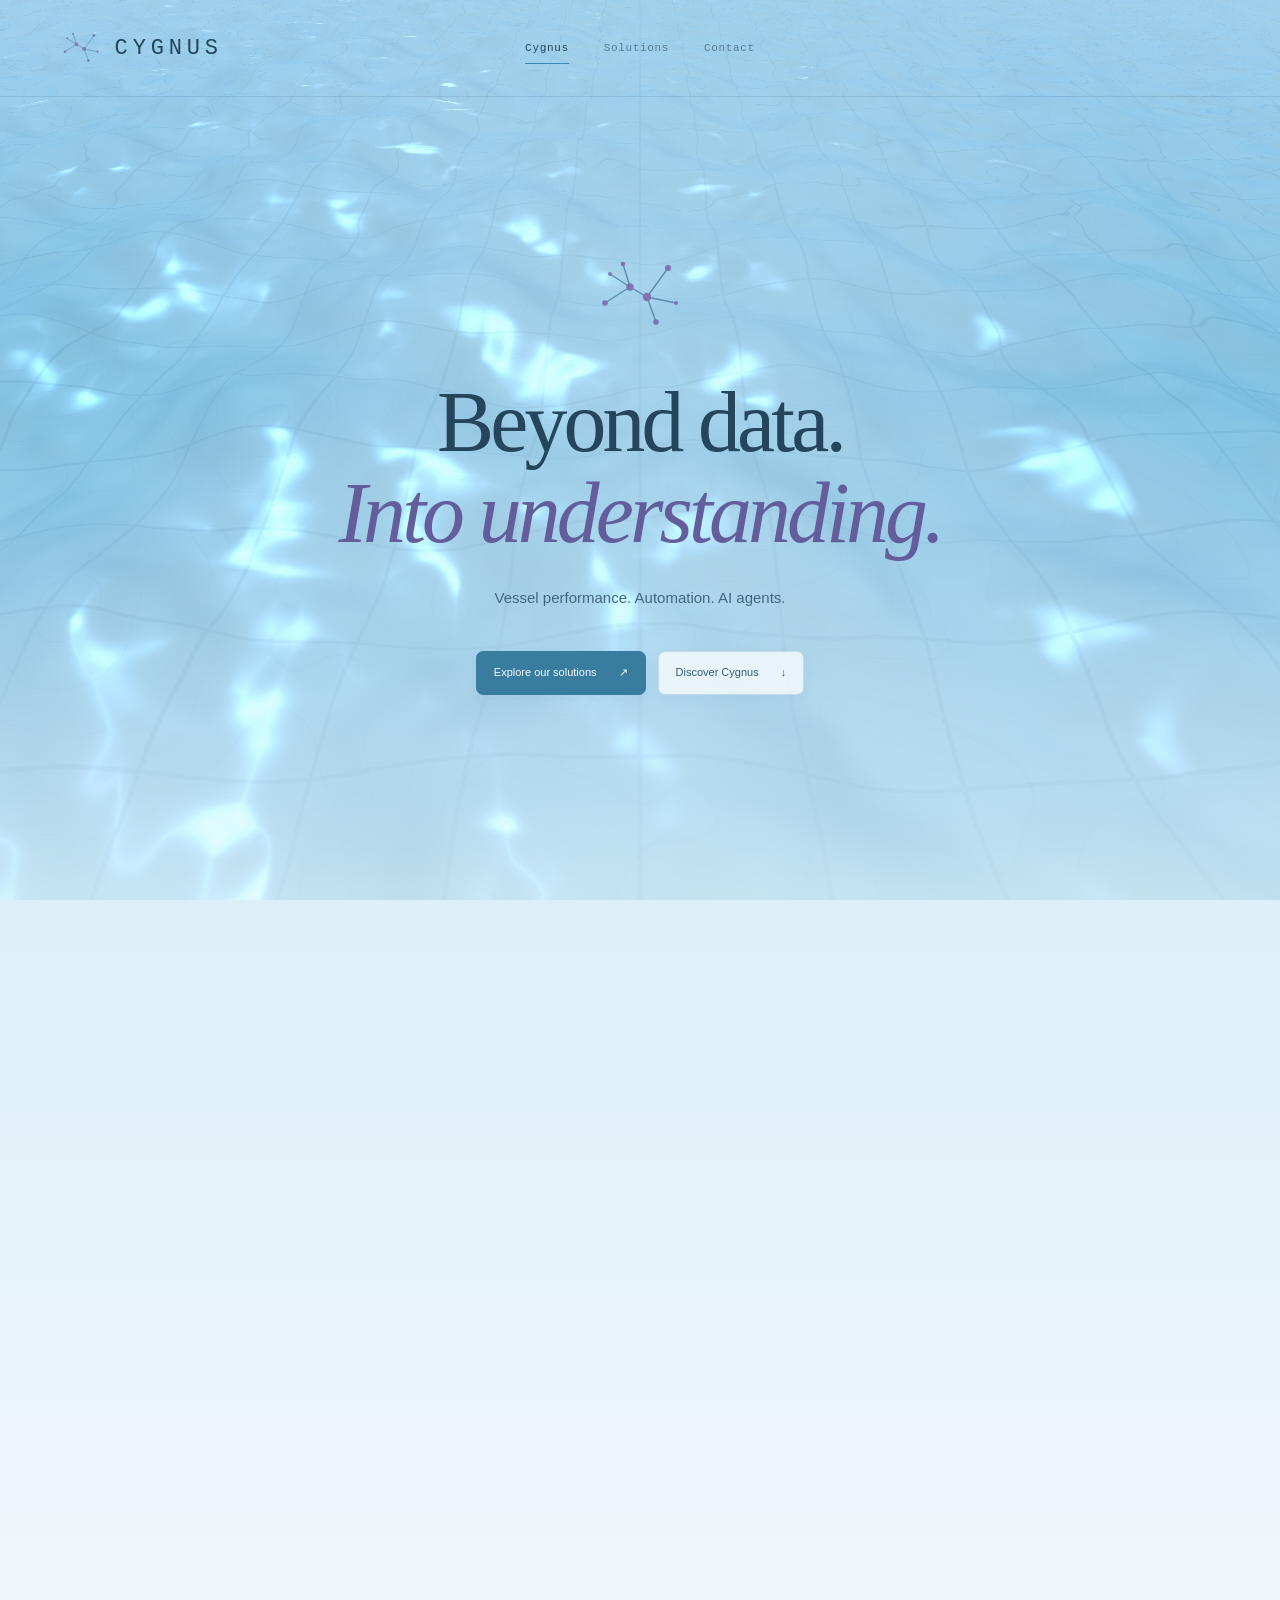
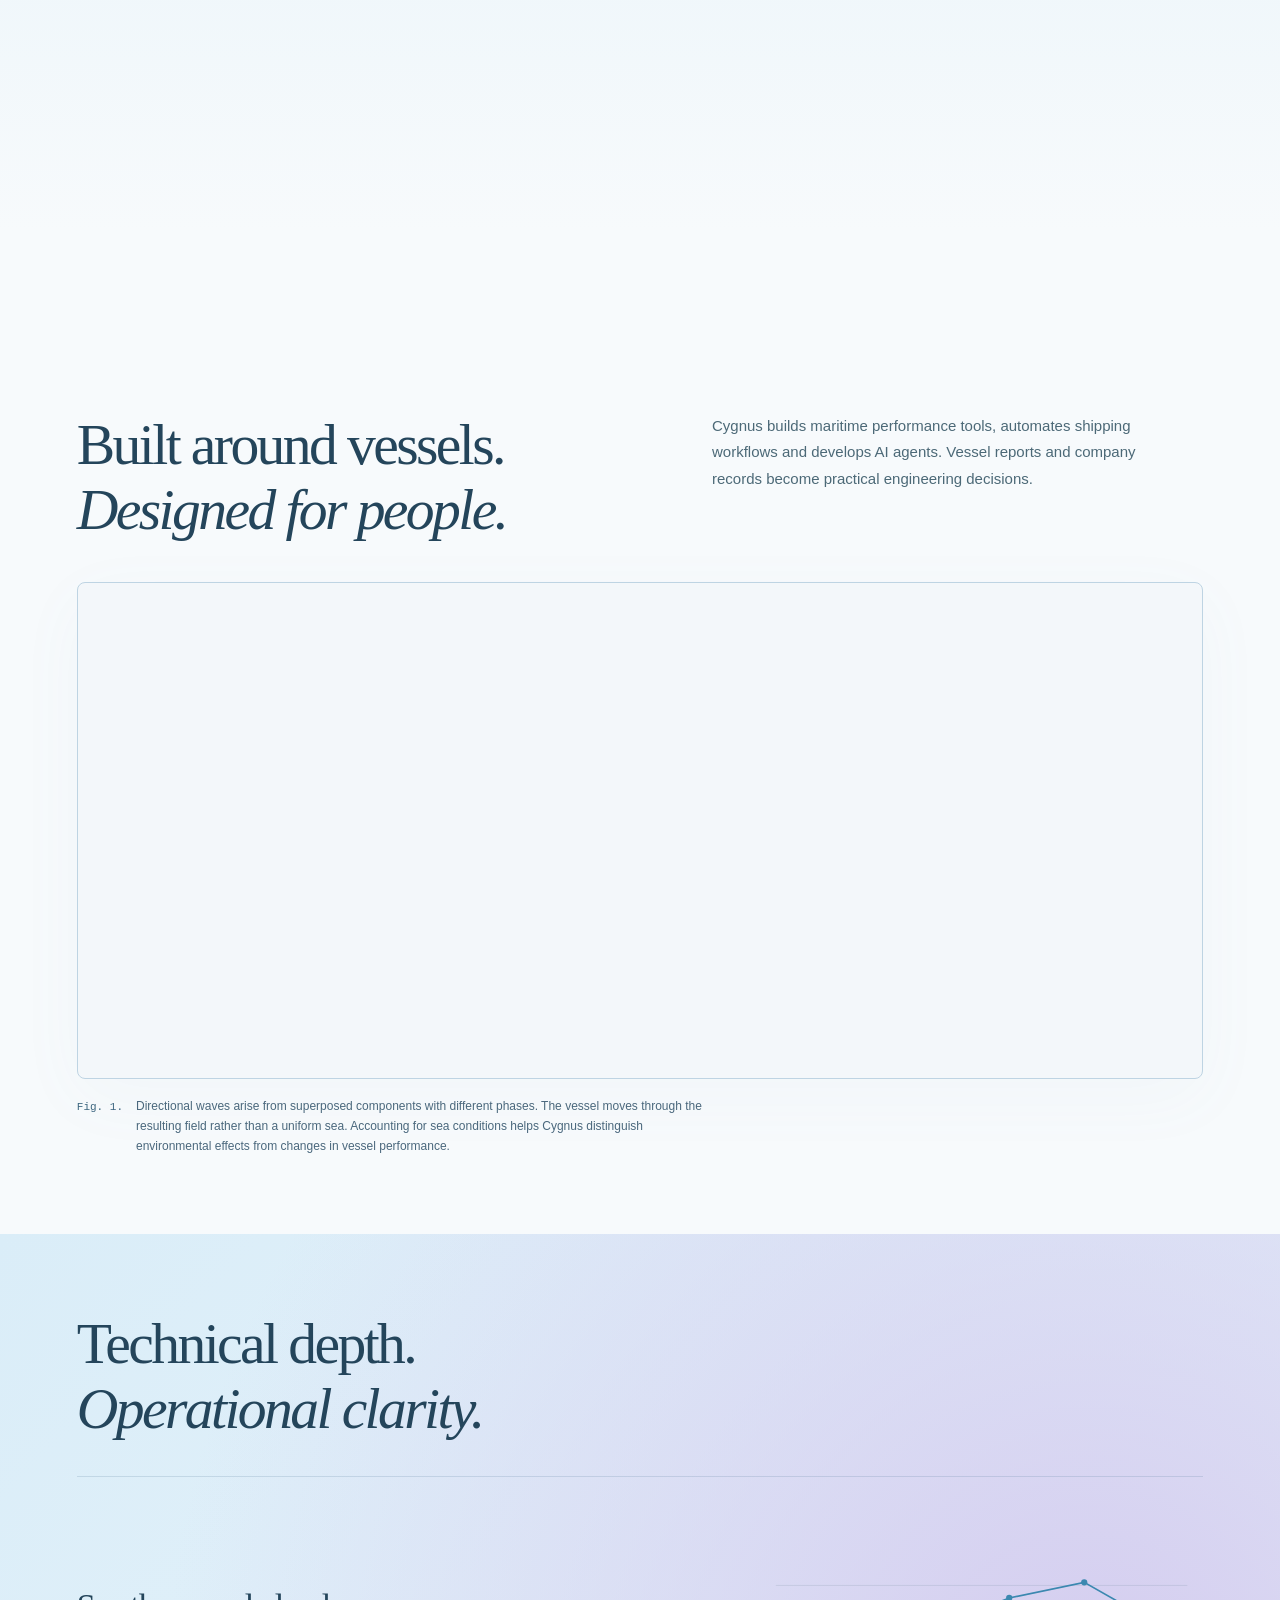
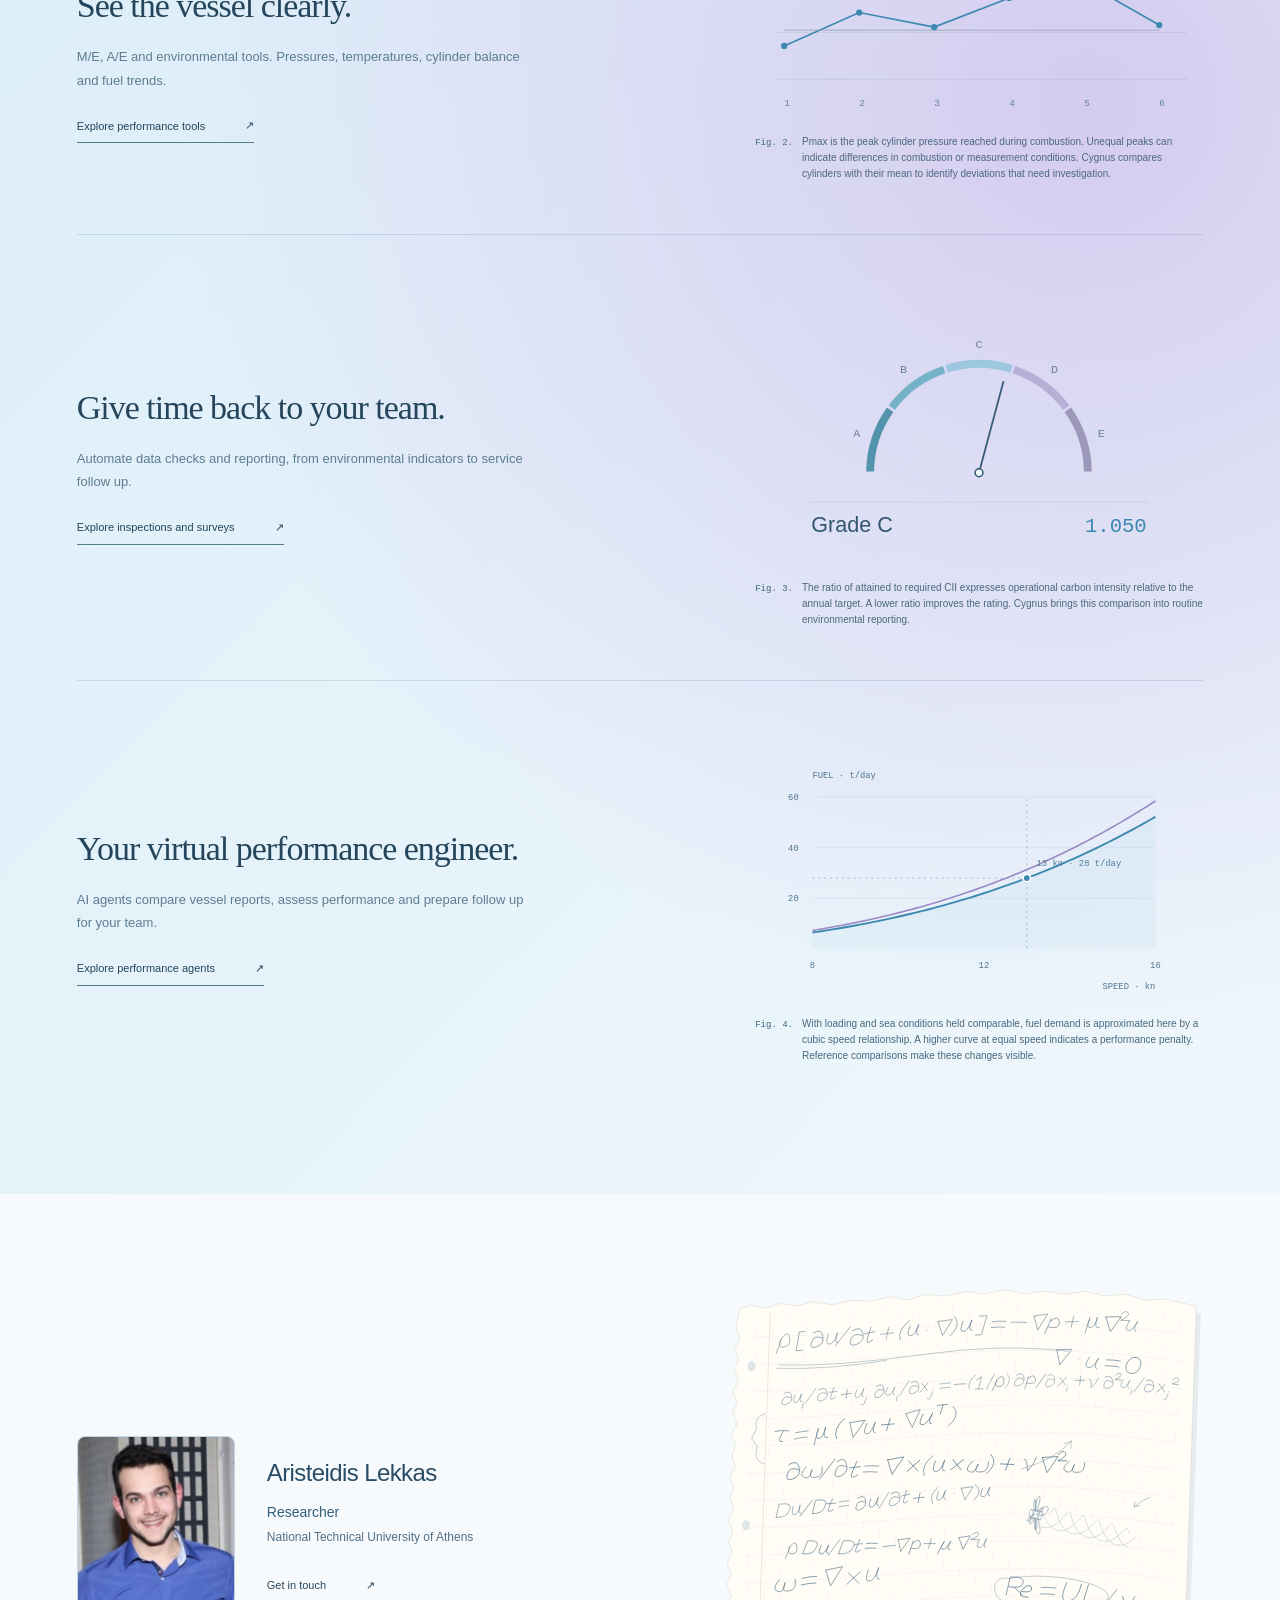
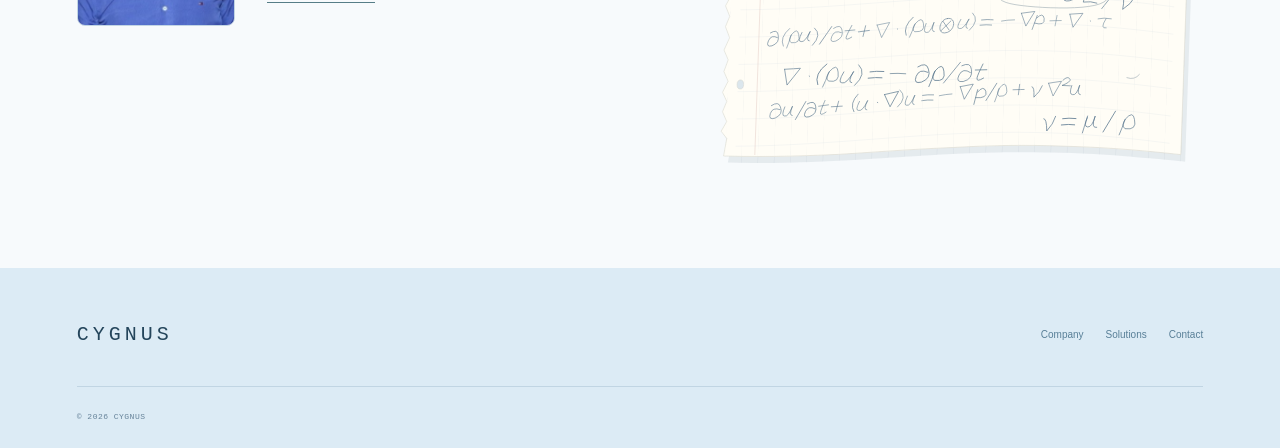
<file: index.html>
<!doctype html><html lang="en"><head><meta charset="utf-8"><meta name="viewport" content="width=device-width,initial-scale=1"><meta name="theme-color" content="#e4f1f8"><title>Cygnus — Maritime Performance & Intelligence</title><meta name="description" content="Maritime performance tools, shipping process automation and AI agents. Engineering and development by Aristeidis Lekkas."><link rel="icon" type="image/svg+xml" href="mark.svg"><link rel="stylesheet" href="style.css?v=27"><script src="app.js?v=27" defer></script></head><body data-page="company"><a class="skip" href="#main">Skip to content</a><header class="site-header"><a class="brand" href="index.html" aria-label="Cygnus home"><img src="mark.svg" width="46" height="46" alt=""><span>CYGNUS</span></a><nav id="navigation" aria-label="Main navigation"><a href="index.html" aria-current="page">Cygnus</a><a href="solutions.html">Solutions</a><a href="contact.html">Contact</a></nav><div class="header-actions"><button class="menu-toggle" aria-label="Open navigation" aria-controls="navigation" aria-expanded="false"><span></span><span></span></button></div></header><main id="main">
<section class="ocean-hero"><canvas id="sea" aria-hidden="true"></canvas><div class="sea-vignette"></div><div class="hero-content"><div class="hero-symbol"><img src="mark.svg" alt="Cygnus constellation" width="100" height="100"></div><h1>Beyond data.<br><em>Into understanding.</em></h1><p class="hero-description">Vessel performance. Automation. AI agents.</p><div class="hero-cta"><a class="button primary" href="solutions.html">Explore our solutions <span>↗</span></a><a class="plain-link" href="#company">Discover Cygnus <span>↓</span></a></div></div></section>
<div class="ocean-transfer" aria-hidden="true"></div>
<section class="section light" id="company"><div class="intro-grid"><h2 class="reveal">Built around vessels.<br><em>Designed for people.</em></h2><div class="intro-copy reveal"><p>Cygnus builds maritime performance tools, automates shipping workflows and develops AI agents. Vessel reports and company records become practical engineering decisions.</p></div></div><figure class="engineering-figure"><div class="light-scene company-wave-scene" id="company-wave-scene"><svg viewBox="0 0 1000 500" role="img" aria-label="Ship in a directional wave field changing with scroll"></svg></div><figcaption class="figure-caption"><span class="figure-number">Fig. 1.</span><p>Directional waves arise from superposed components with different phases. The vessel moves through the resulting field rather than a uniform sea. Accounting for sea conditions helps Cygnus distinguish environmental effects from changes in vessel performance.</p></figcaption></figure></section>
<section class="section dark" id="work"><div class="section-intro reveal"><h2>Technical depth.<br><em>Operational clarity.</em></h2></div>
<div class="capability reveal"><div class="capability-copy"><h3>See the vessel clearly.</h3><p>M/E, A/E and environmental tools. Pressures, temperatures, cylinder balance and fuel trends.</p><a class="text-link" href="solutions.html#performance-platforms">Explore performance tools <span>↗</span></a></div><figure class="mini-graphic"><svg viewBox="0 0 430 160" class="mini-pressure" id="pressure-mini-chart" role="img" aria-label="Illustrative cylinder pressure chart"><path class="gridline" d="M20 35H415M20 80H415M20 125H415"/><path class="chart-line cyan animated-trace" d="M28 93 100 61 172 75 244 47 316 32 388 73"/><path class="chart-line faded" d="M28 78H388"/><g class="chart-dots"><circle cx="28" cy="93" r="3"/><circle cx="100" cy="61" r="3"/><circle cx="172" cy="75" r="3"/><circle cx="244" cy="47" r="3"/><circle cx="316" cy="32" r="3"/><circle cx="388" cy="73" r="3"/></g><g class="svg-label"><text x="28" y="151">1</text><text x="100" y="151">2</text><text x="172" y="151">3</text><text x="244" y="151">4</text><text x="316" y="151">5</text><text x="388" y="151">6</text></g></svg><figcaption class="figure-caption"><span class="figure-number">Fig. 2.</span><p>Pmax is the peak cylinder pressure reached during combustion. Unequal peaks can indicate differences in combustion or measurement conditions. Cygnus compares cylinders with their mean to identify deviations that need investigation.</p></figcaption></figure></div>
<div class="capability reveal"><div class="capability-copy"><h3>Give time back to your team.</h3><p>Automate data checks and reporting, from environmental indicators to service follow up.</p><a class="text-link" href="solutions.html#inspections-surveys">Explore inspections and surveys <span>↗</span></a></div><figure class="mini-graphic cii-mini"><svg id="cii-mini-chart" viewBox="0 0 430 260" role="img" aria-label="Illustrative CII rating gauge whose needle changes with scroll"></svg><figcaption class="figure-caption"><span class="figure-number">Fig. 3.</span><p>The ratio of attained to required CII expresses operational carbon intensity relative to the annual target. A lower ratio improves the rating. Cygnus brings this comparison into routine environmental reporting.</p></figcaption></figure></div>
<div class="capability reveal"><div class="capability-copy"><h3>Your virtual performance engineer.</h3><p>AI agents compare vessel reports, assess performance and prepare follow up for your team.</p><a class="text-link" href="solutions.html#virtual-performance-engineer">Explore performance agents <span>↗</span></a></div><figure class="mini-graphic speed-mini"><svg id="speed-mini-chart" viewBox="0 0 430 250" role="img" aria-label="Illustrative cubic vessel speed versus fuel curves drawn by scrolling"></svg><figcaption class="figure-caption"><span class="figure-number">Fig. 4.</span><p>With loading and sea conditions held comparable, fuel demand is approximated here by a cubic speed relationship. A higher curve at equal speed indicates a performance penalty. Reference comparisons make these changes visible.</p></figcaption></figure></div></section>
<section class="section light profile-section"><div class="research-profile"><div class="profile-identity"><div class="portrait-slot profile-portrait"><img src="aristeidis-lekkas.jpg" alt="Aristeidis Lekkas" width="400" height="400" loading="lazy" decoding="async"></div><div class="research-profile-copy"><h3>Aristeidis Lekkas</h3><p>Researcher<br><span>National Technical University of Athens</span></p><a class="text-link" href="contact.html">Get in touch <span>↗</span></a></div></div><div class="research-notebook" id="research-notebook"><!-- notebook:start --><svg xmlns="http://www.w3.org/2000/svg" viewBox="0 0 800 760" aria-hidden="true" focusable="false" class="research-paper"><defs><g id="notebook-sheet"><path d="M48 32L65 26 88 31 110 24 135 29 161 24 190 30 219 25 248 29 276 24 305 31 334 25 364 29 395 24 424 29 454 23 486 30 516 26 546 30 578 24 609 29 640 24 670 30 702 25 750 30L750 720Q400 732 47 720L51 693 42 682 50 667 43 652 49 636 42 622 50 605 43 590 49 572 42 557 50 538 43 521 49 505 42 489 50 473 43 456 49 440 42 423 50 406 43 390 49 374 42 357 50 340 43 323 49 307 42 291 50 275 43 258 49 242 42 225 50 209 43 192 49 176 42 159 50 143 43 126 49 110 42 93 50 77 43 61Z" fill="#47657a" opacity=".10" transform="translate(7 10)" /><path d="M48 32L65 26 88 31 110 24 135 29 161 24 190 30 219 25 248 29 276 24 305 31 334 25 364 29 395 24 424 29 454 23 486 30 516 26 546 30 578 24 609 29 640 24 670 30 702 25 750 30L750 720Q400 732 47 720L51 693 42 682 50 667 43 652 49 636 42 622 50 605 43 590 49 572 42 557 50 538 43 521 49 505 42 489 50 473 43 456 49 440 42 423 50 406 43 390 49 374 42 357 50 340 43 323 49 307 42 291 50 275 43 258 49 242 42 225 50 209 43 192 49 176 42 159 50 143 43 126 49 110 42 93 50 77 43 61Z" fill="#fffdf6" stroke="#deddd4" stroke-width="1" /><path d="M65 75H732" stroke="#a5bed0" stroke-width=".7" opacity=".23" /><path d="M65 117H732" stroke="#a5bed0" stroke-width=".7" opacity=".23" /><path d="M65 159H732" stroke="#a5bed0" stroke-width=".7" opacity=".23" /><path d="M65 201H732" stroke="#a5bed0" stroke-width=".7" opacity=".23" /><path d="M65 243H732" stroke="#a5bed0" stroke-width=".7" opacity=".23" /><path d="M65 285H732" stroke="#a5bed0" stroke-width=".7" opacity=".23" /><path d="M65 327H732" stroke="#a5bed0" stroke-width=".7" opacity=".23" /><path d="M65 369H732" stroke="#a5bed0" stroke-width=".7" opacity=".23" /><path d="M65 411H732" stroke="#a5bed0" stroke-width=".7" opacity=".23" /><path d="M65 453H732" stroke="#a5bed0" stroke-width=".7" opacity=".23" /><path d="M65 495H732" stroke="#a5bed0" stroke-width=".7" opacity=".23" /><path d="M65 537H732" stroke="#a5bed0" stroke-width=".7" opacity=".23" /><path d="M65 579H732" stroke="#a5bed0" stroke-width=".7" opacity=".23" /><path d="M65 621H732" stroke="#a5bed0" stroke-width=".7" opacity=".23" /><path d="M65 663H732" stroke="#a5bed0" stroke-width=".7" opacity=".23" /><path d="M65 705H732" stroke="#a5bed0" stroke-width=".7" opacity=".23" /><path d="M95 36V719" stroke="#ca9e9a" stroke-width=".9" opacity=".45" /><ellipse cx="69" cy="120" rx="5" ry="7" fill="#dbe6ed" stroke="#d3d5d0" stroke-width=".8" /><ellipse cx="69" cy="365" rx="5" ry="7" fill="#dbe6ed" stroke="#d3d5d0" stroke-width=".8" /><ellipse cx="69" cy="610" rx="5" ry="7" fill="#dbe6ed" stroke="#d3d5d0" stroke-width=".8" /><g fill="none" stroke="#56748c" stroke-linecap="round" stroke-linejoin="round"><g data-handwritten-line="0" data-pen-notation="0" transform="translate(111 72.0) rotate(-1.6) scale(2.2)"><path d="M0 14Q1 10 2 4Q6-2 8 4Q11 11 3 10Q0 8 2 4" transform="translate(0.000 -1.000) rotate(-3.50) skewX(-13.40) scale(0.932 1)" stroke-width="0.43" opacity="0.78" /><path d="M5-1L1-1L0 12L5 12" transform="translate(12.525 0.170) rotate(-1.40) skewX(-6.80) scale(0.949 1)" stroke-width="0.43" opacity="0.87" /><path d="M1 1Q6-2 8 3Q11 9 5 11Q0 12 1 7Q2 2 8 5" transform="translate(22.614 -0.350) rotate(0.70) skewX(-10.10) scale(0.966 1)" stroke-width="0.43" opacity="0.96" /><path d="M1 3Q-1 10 2 10Q5 11 7 3M7 3Q5 10 8 10" transform="translate(33.114 -0.610) rotate(-2.10) skewX(-6.80) scale(1.051 1)" stroke-width="0.43" opacity="0.78" /><path d="M0 12L7-1" transform="translate(42.093 -0.870) rotate(2.80) skewX(-13.40) scale(0.983 1)" stroke-width="0.43" opacity="0.8250000000000001" /><path d="M1 1Q6-2 8 3Q11 9 5 11Q0 12 1 7Q2 2 8 5" transform="translate(49.709 0.560) rotate(0.00) skewX(-10.10) scale(1.068 1)" stroke-width="0.43" opacity="0.87" /><path d="M4 0Q2 7 2 9Q2 12 6 9M0 4L7 3.6" transform="translate(59.453 0.520) rotate(-2.80) skewX(-6.80) scale(1.000 1)" stroke-width="0.43" opacity="0.915" /><path d="M0 6L9 6M5 2L4.7 10" transform="translate(71.061 0.000) rotate(-0.70) skewX(-10.10) scale(1.017 1)" stroke-width="0.43" opacity="0.78" /><path d="M5-1Q-2 5 2 12" transform="translate(85.013 -0.520) rotate(1.40) skewX(-13.40) scale(1.034 1)" stroke-width="0.43" opacity="0.87" /><path d="M1 3Q-1 10 2 10Q5 11 7 3M7 3Q5 10 8 10" transform="translate(90.381 -0.780) rotate(-1.40) skewX(-10.10) scale(0.966 1)" stroke-width="0.43" opacity="0.915" /><path d="M2 6L2.3 6.2" transform="translate(102.109 0.390) rotate(0.70) skewX(-13.40) scale(0.983 1)" stroke-width="0.43" opacity="0.78" /><path d="M0 1L10 0L5 11L0 1" transform="translate(110.286 0.090) rotate(2.80) skewX(-6.80) scale(1.000 1)" stroke-width="0.43" opacity="0.87" /><path d="M0-1Q7 5 0 12" transform="translate(121.550 -0.170) rotate(0.00) skewX(-13.40) scale(0.932 1)" stroke-width="0.43" opacity="0.915" /><path d="M1 3Q-1 10 2 10Q5 11 7 3M7 3Q5 10 8 10" transform="translate(127.050 -0.430) rotate(-2.80) skewX(-10.10) scale(1.017 1)" stroke-width="0.43" opacity="0.96" /><path d="M0-1L5-1L4 12L0 12" transform="translate(139.076 0.740) rotate(-0.70) skewX(-13.40) scale(1.034 1)" stroke-width="0.43" opacity="0.8250000000000001" /><path d="M0 4Q4 3.5 9 4M0 8Q5 7.5 9 8" transform="translate(148.538 0.220) rotate(1.40) skewX(-6.80) scale(1.051 1)" stroke-width="0.43" opacity="0.915" /><path d="M0 6Q5 5.6 10 6" transform="translate(162.819 -0.740) rotate(3.50) skewX(-10.10) scale(1.068 1)" stroke-width="0.43" opacity="0.78" /><path d="M0 1L10 0L5 11L0 1" transform="translate(177.442 0.430) rotate(-2.10) skewX(-13.40) scale(0.932 1)" stroke-width="0.43" opacity="0.87" /><path d="M2 3L0 14M2 5Q6 0 8 5Q10 11 1 9" transform="translate(187.914 0.170) rotate(2.80) skewX(-10.10) scale(1.017 1)" stroke-width="0.43" opacity="0.915" /><path d="M0 6L9 6M5 2L4.7 10" transform="translate(200.161 -0.350) rotate(-2.80) skewX(-13.40) scale(1.034 1)" stroke-width="0.43" opacity="0.78" /><path d="M2 3L0 14M2 4Q0 10 3 10Q6 10 7 3M7 3Q5 11 9 10" transform="translate(214.442 -0.650) rotate(-0.70) skewX(-6.80) scale(1.051 1)" stroke-width="0.43" opacity="0.87" /><path d="M0 1L10 0L5 11L0 1" transform="translate(227.565 0.520) rotate(1.40) skewX(-10.10) scale(1.068 1)" stroke-width="0.43" opacity="0.96" /><path d="M0-1Q3-5 5-2Q6 0 0 3L6 3" transform="translate(238.037 0.260) rotate(-1.40) skewX(-6.80) scale(1.000 1)" stroke-width="0.43" opacity="0.78" /><path d="M1 3Q-1 10 2 10Q5 11 7 3M7 3Q5 10 8 10" transform="translate(244.069 0.000) rotate(3.50) skewX(-13.40) scale(0.932 1)" stroke-width="0.43" opacity="0.8250000000000001" /></g><g data-handwritten-line="1" data-pen-notation="5" transform="translate(538 114.0) rotate(3.2) scale(2.3)"><path d="M0 1L10 0L5 11L0 1" transform="translate(0.000 -0.350) rotate(-1.40) skewX(-12.30) scale(0.983 1)" stroke-width="0.448" opacity="0.8250000000000001" /><path d="M2 6L2.3 6.2" transform="translate(13.442 -0.870) rotate(0.70) skewX(-5.70) scale(1.000 1)" stroke-width="0.448" opacity="0.915" /><path d="M1 3Q-1 10 2 10Q5 11 7 3M7 3Q5 10 8 10" transform="translate(21.619 0.300) rotate(2.80) skewX(-9.00) scale(1.017 1)" stroke-width="0.448" opacity="0.78" /><path d="M0 4Q4 3.5 9 4M0 8Q5 7.5 9 8" transform="translate(34.240 -0.220) rotate(-2.80) skewX(-12.30) scale(1.034 1)" stroke-width="0.448" opacity="0.87" /><path d="M5 0C-1 0-2 12 4 11C10 11 11-1 5 0" transform="translate(47.534 -0.520) rotate(-0.70) skewX(-5.70) scale(1.051 1)" stroke-width="0.448" opacity="0.96" /></g><g data-handwritten-line="2" data-pen-notation="1" transform="translate(119 161.1161630163571) rotate(-1.1) scale(1.6883836983642917)"><path d="M1 1Q6-2 8 3Q11 9 5 11Q0 12 1 7Q2 2 8 5" transform="translate(0.000 0.300) rotate(0.70) skewX(-11.20) scale(1.034 1)" stroke-width="0.46599999999999997" opacity="0.87" /><path d="M1 3Q-1 10 2 10Q5 11 7 3M7 3Q5 10 8 10" transform="translate(10.248 0.040) rotate(-2.10) skewX(-7.90) scale(0.966 1)" stroke-width="0.46599999999999997" opacity="0.915" /><path d="M1 12L.5 16M1 10L1.2 10.2" transform="translate(19.006 -0.220) rotate(2.80) skewX(-4.60) scale(1.051 1)" stroke-width="0.46599999999999997" opacity="0.96" /><path d="M0 12L7-1" transform="translate(22.718 -0.480) rotate(0.00) skewX(-11.20) scale(0.983 1)" stroke-width="0.46599999999999997" opacity="0.78" /><path d="M1 1Q6-2 8 3Q11 9 5 11Q0 12 1 7Q2 2 8 5" transform="translate(31.294 -0.740) rotate(-2.80) skewX(-7.90) scale(1.068 1)" stroke-width="0.46599999999999997" opacity="0.8250000000000001" /><path d="M4 0Q2 7 2 9Q2 12 6 9M0 4L7 3.6" transform="translate(42.298 -1.000) rotate(2.10) skewX(-4.60) scale(1.000 1)" stroke-width="0.46599999999999997" opacity="0.87" /><path d="M0 6L9 6M5 2L4.7 10" transform="translate(53.383 0.170) rotate(-3.50) skewX(-7.90) scale(1.017 1)" stroke-width="0.46599999999999997" opacity="0.96" /><path d="M1 3Q-1 10 2 10Q5 11 7 3M7 3Q5 10 8 10" transform="translate(66.678 -0.130) rotate(-1.40) skewX(-11.20) scale(1.034 1)" stroke-width="0.46599999999999997" opacity="0.8250000000000001" /><path d="M3 12L2 17Q1 19-1 17M3 10L3.2 10.2" transform="translate(75.215 -0.390) rotate(3.50) skewX(-7.90) scale(0.966 1)" stroke-width="0.46599999999999997" opacity="0.87" /><path d="M1 1Q6-2 8 3Q11 9 5 11Q0 12 1 7Q2 2 8 5" transform="translate(83.929 0.780) rotate(-2.10) skewX(-11.20) scale(0.983 1)" stroke-width="0.46599999999999997" opacity="0.96" /><path d="M1 3Q-1 10 2 10Q5 11 7 3M7 3Q5 10 8 10" transform="translate(94.681 0.520) rotate(2.80) skewX(-7.90) scale(1.068 1)" stroke-width="0.46599999999999997" opacity="0.78" /><path d="M1 12L.5 16M1 10L1.2 10.2" transform="translate(103.881 0.260) rotate(0.00) skewX(-4.60) scale(1.000 1)" stroke-width="0.46599999999999997" opacity="0.8250000000000001" /><path d="M0 12L7-1" transform="translate(107.785 0.000) rotate(-2.80) skewX(-11.20) scale(0.932 1)" stroke-width="0.46599999999999997" opacity="0.87" /><path d="M1 1Q6-2 8 3Q11 9 5 11Q0 12 1 7Q2 2 8 5" transform="translate(115.401 -0.040) rotate(2.10) skewX(-7.90) scale(1.017 1)" stroke-width="0.46599999999999997" opacity="0.915" /><path d="M1 3Q3 4 7 10M7 3Q4 7 0 11" transform="translate(125.145 -0.300) rotate(-0.70) skewX(-4.60) scale(0.949 1)" stroke-width="0.46599999999999997" opacity="0.96" /><path d="M3 12L2 17Q1 19-1 17M3 10L3.2 10.2" transform="translate(134.257 -0.560) rotate(-3.50) skewX(-11.20) scale(1.034 1)" stroke-width="0.46599999999999997" opacity="0.78" /><path d="M0 4Q4 3.5 9 4M0 8Q5 7.5 9 8" transform="translate(142.774 0.610) rotate(-1.40) skewX(-4.60) scale(1.051 1)" stroke-width="0.46599999999999997" opacity="0.87" /><path d="M0 6Q5 5.6 10 6" transform="translate(156.397 0.090) rotate(0.70) skewX(-7.90) scale(1.068 1)" stroke-width="0.46599999999999997" opacity="0.96" /><path d="M5-1Q-2 5 2 12" transform="translate(170.314 -0.870) rotate(2.80) skewX(-11.20) scale(0.932 1)" stroke-width="0.46599999999999997" opacity="0.8250000000000001" /><path d="M0 3L4 0L3 11M0 11L7 11" transform="translate(176.210 0.560) rotate(0.00) skewX(-7.90) scale(1.017 1)" stroke-width="0.46599999999999997" opacity="0.87" /><path d="M0 12L7-1" transform="translate(185.118 0.300) rotate(-2.80) skewX(-4.60) scale(0.949 1)" stroke-width="0.46599999999999997" opacity="0.915" /><path d="M0 14Q1 10 2 4Q6-2 8 4Q11 11 3 10Q0 8 2 4" transform="translate(193.310 0.040) rotate(2.10) skewX(-11.20) scale(1.034 1)" stroke-width="0.46599999999999997" opacity="0.96" /><path d="M0-1Q7 5 0 12" transform="translate(203.110 -0.220) rotate(-0.70) skewX(-7.90) scale(0.966 1)" stroke-width="0.46599999999999997" opacity="0.78" /><path d="M1 1Q6-2 8 3Q11 9 5 11Q0 12 1 7Q2 2 8 5" transform="translate(211.525 -0.740) rotate(1.40) skewX(-11.20) scale(0.983 1)" stroke-width="0.46599999999999997" opacity="0.87" /><path d="M2 3L0 14M2 5Q6 0 8 5Q10 11 1 9" transform="translate(221.269 -1.000) rotate(-1.40) skewX(-7.90) scale(1.068 1)" stroke-width="0.46599999999999997" opacity="0.915" /><path d="M0 12L7-1" transform="translate(231.453 0.650) rotate(3.50) skewX(-4.60) scale(1.000 1)" stroke-width="0.46599999999999997" opacity="0.96" /><path d="M1 1Q6-2 8 3Q11 9 5 11Q0 12 1 7Q2 2 8 5" transform="translate(239.837 0.390) rotate(0.70) skewX(-11.20) scale(0.932 1)" stroke-width="0.46599999999999997" opacity="0.78" /><path d="M1 3Q3 4 7 10M7 3Q4 7 0 11" transform="translate(250.589 0.130) rotate(-2.10) skewX(-7.90) scale(1.017 1)" stroke-width="0.46599999999999997" opacity="0.8250000000000001" /><path d="M1 12L.5 16M1 10L1.2 10.2" transform="translate(259.089 -0.130) rotate(2.80) skewX(-4.60) scale(0.949 1)" stroke-width="0.46599999999999997" opacity="0.87" /><path d="M0 6L9 6M5 2L4.7 10" transform="translate(266.039 -0.650) rotate(-2.80) skewX(-7.90) scale(0.966 1)" stroke-width="0.46599999999999997" opacity="0.96" /><path d="M0 3Q2 3 3 11Q7 7 8 2" transform="translate(279.214 0.520) rotate(-0.70) skewX(-11.20) scale(0.983 1)" stroke-width="0.46599999999999997" opacity="0.8250000000000001" /><path d="M1 1Q6-2 8 3Q11 9 5 11Q0 12 1 7Q2 2 8 5" transform="translate(291.818 0.220) rotate(1.40) skewX(-4.60) scale(1.000 1)" stroke-width="0.46599999999999997" opacity="0.915" /><path d="M0-1Q3-5 5-2Q6 0 0 3L6 3" transform="translate(302.318 -0.040) rotate(-1.40) skewX(-11.20) scale(0.932 1)" stroke-width="0.46599999999999997" opacity="0.96" /><path d="M1 3Q-1 10 2 10Q5 11 7 3M7 3Q5 10 8 10" transform="translate(308.662 -0.300) rotate(3.50) skewX(-7.90) scale(1.017 1)" stroke-width="0.46599999999999997" opacity="0.78" /><path d="M1 12L.5 16M1 10L1.2 10.2" transform="translate(317.420 -0.560) rotate(0.70) skewX(-4.60) scale(0.949 1)" stroke-width="0.46599999999999997" opacity="0.8250000000000001" /><path d="M0 12L7-1" transform="translate(321.132 0.870) rotate(-2.10) skewX(-11.20) scale(1.034 1)" stroke-width="0.46599999999999997" opacity="0.87" /><path d="M1 1Q6-2 8 3Q11 9 5 11Q0 12 1 7Q2 2 8 5" transform="translate(329.708 0.610) rotate(2.80) skewX(-7.90) scale(0.966 1)" stroke-width="0.46599999999999997" opacity="0.915" /><path d="M1 3Q3 4 7 10M7 3Q4 7 0 11" transform="translate(340.712 0.350) rotate(0.00) skewX(-4.60) scale(1.051 1)" stroke-width="0.46599999999999997" opacity="0.96" /><path d="M3 12L2 17Q1 19-1 17M3 10L3.2 10.2" transform="translate(349.416 -0.350) rotate(-2.80) skewX(-11.20) scale(0.983 1)" stroke-width="0.46599999999999997" opacity="0.78" /><path d="M0-1Q3-5 5-2Q6 0 0 3L6 3" transform="translate(354.416 -0.610) rotate(2.10) skewX(-7.90) scale(1.068 1)" stroke-width="0.46599999999999997" opacity="0.8250000000000001" /></g><g data-handwritten-line="3" data-pen-notation="3" transform="translate(110 216.0) rotate(-3.1) scale(2.3)"><path d="M0 3Q4 2 10 3M6 3Q2 11 7 10" transform="translate(0.000 -0.740) rotate(2.80) skewX(-10.10) scale(0.932 1)" stroke-width="0.484" opacity="0.915" /><path d="M0 4Q4 3.5 9 4M0 8Q5 7.5 9 8" transform="translate(13.623 0.430) rotate(-2.80) skewX(-13.40) scale(0.949 1)" stroke-width="0.484" opacity="0.78" /><path d="M2 3L0 14M2 4Q0 10 3 10Q6 10 7 3M7 3Q5 11 9 10" transform="translate(26.589 -0.090) rotate(-0.70) skewX(-6.80) scale(0.966 1)" stroke-width="0.484" opacity="0.87" /><path d="M5-1Q-2 5 2 12" transform="translate(40.662 -0.610) rotate(1.40) skewX(-10.10) scale(0.983 1)" stroke-width="0.484" opacity="0.96" /><path d="M0 1L10 0L5 11L0 1" transform="translate(49.494 0.780) rotate(3.50) skewX(-13.40) scale(1.000 1)" stroke-width="0.484" opacity="0.8250000000000001" /><path d="M1 3Q-1 10 2 10Q5 11 7 3M7 3Q5 10 8 10" transform="translate(60.230 0.520) rotate(0.70) skewX(-10.10) scale(0.932 1)" stroke-width="0.484" opacity="0.87" /><path d="M0 6L9 6M5 2L4.7 10" transform="translate(71.958 0.000) rotate(2.80) skewX(-13.40) scale(0.949 1)" stroke-width="0.484" opacity="0.96" /><path d="M0 1L10 0L5 11L0 1" transform="translate(86.568 -0.520) rotate(-2.80) skewX(-6.80) scale(0.966 1)" stroke-width="0.484" opacity="0.8250000000000001" /><path d="M1 3Q-1 10 2 10Q5 11 7 3M7 3Q5 10 8 10" transform="translate(97.832 -0.780) rotate(2.10) skewX(-13.40) scale(1.051 1)" stroke-width="0.484" opacity="0.87" /><path d="M0-3L7-3M4-3L3 3" transform="translate(107.032 0.650) rotate(-0.70) skewX(-10.10) scale(0.983 1)" stroke-width="0.484" opacity="0.915" /><path d="M0-1Q7 5 0 12" transform="translate(117.886 0.350) rotate(1.40) skewX(-13.40) scale(1.000 1)" stroke-width="0.484" opacity="0.78" /></g><g data-handwritten-line="4" data-pen-notation="4" transform="translate(130 271.0) rotate(1.1) scale(2.3)"><path d="M1 1Q6-2 8 3Q11 9 5 11Q0 12 1 7Q2 2 8 5" transform="translate(0.000 -0.090) rotate(-2.80) skewX(-9.00) scale(0.983 1)" stroke-width="0.502" opacity="0.96" /><path d="M2 3Q-2 9 2 10Q6 12 6 5M6 5Q4 11 9 10Q14 10 12 3" transform="translate(10.752 -0.350) rotate(2.10) skewX(-5.70) scale(1.068 1)" stroke-width="0.502" opacity="0.78" /><path d="M0 12L7-1" transform="translate(24.252 -0.610) rotate(-0.70) skewX(-12.30) scale(1.000 1)" stroke-width="0.502" opacity="0.8250000000000001" /><path d="M1 1Q6-2 8 3Q11 9 5 11Q0 12 1 7Q2 2 8 5" transform="translate(32.060 -0.870) rotate(-3.50) skewX(-9.00) scale(0.932 1)" stroke-width="0.502" opacity="0.87" /><path d="M4 0Q2 7 2 9Q2 12 6 9M0 4L7 3.6" transform="translate(42.056 0.560) rotate(1.40) skewX(-5.70) scale(1.017 1)" stroke-width="0.502" opacity="0.915" /><path d="M0 4Q4 3.5 9 4M0 8Q5 7.5 9 8" transform="translate(52.632 0.040) rotate(3.50) skewX(-9.00) scale(1.034 1)" stroke-width="0.502" opacity="0.78" /><path d="M0 1L10 0L5 11L0 1" transform="translate(66.913 -0.260) rotate(-2.10) skewX(-12.30) scale(1.051 1)" stroke-width="0.502" opacity="0.87" /><path d="M0 3L7 10M7 3L0 10" transform="translate(81.036 -0.780) rotate(0.00) skewX(-5.70) scale(1.068 1)" stroke-width="0.502" opacity="0.96" /><path d="M5-1Q-2 5 2 12" transform="translate(92.098 0.390) rotate(2.10) skewX(-9.00) scale(0.932 1)" stroke-width="0.502" opacity="0.8250000000000001" /><path d="M1 3Q-1 10 2 10Q5 11 7 3M7 3Q5 10 8 10" transform="translate(97.994 0.130) rotate(-0.70) skewX(-5.70) scale(1.017 1)" stroke-width="0.502" opacity="0.87" /><path d="M0 3L7 10M7 3L0 10" transform="translate(110.912 -0.390) rotate(1.40) skewX(-9.00) scale(1.034 1)" stroke-width="0.502" opacity="0.96" /><path d="M2 3Q-2 9 2 10Q6 12 6 5M6 5Q4 11 9 10Q14 10 12 3" transform="translate(122.535 1.000) rotate(3.50) skewX(-12.30) scale(1.051 1)" stroke-width="0.502" opacity="0.8250000000000001" /><path d="M0-1Q7 5 0 12" transform="translate(135.387 0.740) rotate(0.70) skewX(-9.00) scale(0.983 1)" stroke-width="0.502" opacity="0.87" /><path d="M0 6L9 6M5 2L4.7 10" transform="translate(143.922 0.220) rotate(2.80) skewX(-12.30) scale(1.000 1)" stroke-width="0.502" opacity="0.96" /><path d="M0 3Q2 3 3 11Q7 7 8 2" transform="translate(158.202 -0.300) rotate(-2.80) skewX(-5.70) scale(1.017 1)" stroke-width="0.502" opacity="0.8250000000000001" /><path d="M0 1L10 0L5 11L0 1" transform="translate(170.226 0.430) rotate(-0.70) skewX(-9.00) scale(1.034 1)" stroke-width="0.502" opacity="0.915" /><path d="M0-1Q3-5 5-2Q6 0 0 3L6 3" transform="translate(180.698 0.170) rotate(-3.50) skewX(-5.70) scale(0.966 1)" stroke-width="0.502" opacity="0.96" /><path d="M2 3Q-2 9 2 10Q6 12 6 5M6 5Q4 11 9 10Q14 10 12 3" transform="translate(186.730 -0.090) rotate(1.40) skewX(-12.30) scale(1.051 1)" stroke-width="0.502" opacity="0.78" /></g><g data-handwritten-line="5" data-pen-notation="7" transform="translate(115 332.75787728026535) rotate(-1.8) scale(1.824212271973466)"><path d="M1 11L2 0Q14-1 11 6Q10 12 1 11" transform="translate(0.000 0.560) rotate(-0.70) skewX(-7.90) scale(1.034 1)" stroke-width="0.52" opacity="0.78" /><path d="M1 3Q-1 10 2 10Q5 11 7 3M7 3Q5 10 8 10" transform="translate(13.100 0.300) rotate(-3.50) skewX(-4.60) scale(0.966 1)" stroke-width="0.52" opacity="0.8250000000000001" /><path d="M0 12L7-1" transform="translate(22.521 0.040) rotate(1.40) skewX(-11.20) scale(1.051 1)" stroke-width="0.52" opacity="0.87" /><path d="M1 11L2 0Q14-1 11 6Q10 12 1 11" transform="translate(30.521 -0.220) rotate(-1.40) skewX(-7.90) scale(0.983 1)" stroke-width="0.52" opacity="0.915" /><path d="M4 0Q2 7 2 9Q2 12 6 9M0 4L7 3.6" transform="translate(42.721 -0.480) rotate(3.50) skewX(-4.60) scale(1.068 1)" stroke-width="0.52" opacity="0.96" /><path d="M0 4Q4 3.5 9 4M0 8Q5 7.5 9 8" transform="translate(53.021 -1.000) rotate(-2.10) skewX(-7.90) scale(0.932 1)" stroke-width="0.52" opacity="0.8250000000000001" /><path d="M1 1Q6-2 8 3Q11 9 5 11Q0 12 1 7Q2 2 8 5" transform="translate(67.630 0.390) rotate(0.00) skewX(-11.20) scale(0.949 1)" stroke-width="0.52" opacity="0.915" /><path d="M1 3Q-1 10 2 10Q5 11 7 3M7 3Q5 10 8 10" transform="translate(78.382 0.130) rotate(-2.80) skewX(-7.90) scale(1.034 1)" stroke-width="0.52" opacity="0.96" /><path d="M0 12L7-1" transform="translate(87.582 -0.130) rotate(2.10) skewX(-4.60) scale(0.966 1)" stroke-width="0.52" opacity="0.78" /><path d="M1 1Q6-2 8 3Q11 9 5 11Q0 12 1 7Q2 2 8 5" transform="translate(95.390 -0.390) rotate(-0.70) skewX(-11.20) scale(1.051 1)" stroke-width="0.52" opacity="0.8250000000000001" /><path d="M4 0Q2 7 2 9Q2 12 6 9M0 4L7 3.6" transform="translate(105.386 -0.650) rotate(-3.50) skewX(-7.90) scale(0.983 1)" stroke-width="0.52" opacity="0.87" /><path d="M0 6L9 6M5 2L4.7 10" transform="translate(115.962 0.520) rotate(-1.40) skewX(-11.20) scale(1.000 1)" stroke-width="0.52" opacity="0.96" /><path d="M5-1Q-2 5 2 12" transform="translate(130.243 0.220) rotate(0.70) skewX(-4.60) scale(1.017 1)" stroke-width="0.52" opacity="0.8250000000000001" /><path d="M1 3Q-1 10 2 10Q5 11 7 3M7 3Q5 10 8 10" transform="translate(135.743 -0.040) rotate(-2.10) skewX(-11.20) scale(0.949 1)" stroke-width="0.52" opacity="0.87" /><path d="M2 6L2.3 6.2" transform="translate(147.769 -0.560) rotate(0.00) skewX(-4.60) scale(0.966 1)" stroke-width="0.52" opacity="0.96" /><path d="M0 1L10 0L5 11L0 1" transform="translate(155.375 0.610) rotate(2.10) skewX(-7.90) scale(0.983 1)" stroke-width="0.52" opacity="0.8250000000000001" /><path d="M0-1Q7 5 0 12" transform="translate(166.903 0.350) rotate(-0.70) skewX(-4.60) scale(1.068 1)" stroke-width="0.52" opacity="0.87" /><path d="M1 3Q-1 10 2 10Q5 11 7 3M7 3Q5 10 8 10" transform="translate(172.535 0.090) rotate(-3.50) skewX(-11.20) scale(1.000 1)" stroke-width="0.52" opacity="0.915" /></g><g data-handwritten-line="6" data-pen-notation="8" transform="translate(136 392.6725978647687) rotate(1.7) scale(1.8327402135231317)"><path d="M0 14Q1 10 2 4Q6-2 8 4Q11 11 3 10Q0 8 2 4" transform="translate(0.000 -0.480) rotate(1.40) skewX(-6.80) scale(0.932 1)" stroke-width="0.538" opacity="0.8250000000000001" /><path d="M1 11L2 0Q14-1 11 6Q10 12 1 11" transform="translate(13.859 -1.000) rotate(3.50) skewX(-10.10) scale(0.949 1)" stroke-width="0.538" opacity="0.915" /><path d="M1 3Q-1 10 2 10Q5 11 7 3M7 3Q5 10 8 10" transform="translate(26.659 0.430) rotate(0.70) skewX(-6.80) scale(1.034 1)" stroke-width="0.538" opacity="0.96" /><path d="M0 12L7-1" transform="translate(35.859 0.170) rotate(-2.10) skewX(-13.40) scale(0.966 1)" stroke-width="0.538" opacity="0.78" /><path d="M1 11L2 0Q14-1 11 6Q10 12 1 11" transform="translate(43.667 -0.090) rotate(2.80) skewX(-10.10) scale(1.051 1)" stroke-width="0.538" opacity="0.8250000000000001" /><path d="M4 0Q2 7 2 9Q2 12 6 9M0 4L7 3.6" transform="translate(55.567 -0.350) rotate(0.00) skewX(-6.80) scale(0.983 1)" stroke-width="0.538" opacity="0.87" /><path d="M0 4Q4 3.5 9 4M0 8Q5 7.5 9 8" transform="translate(66.143 -0.650) rotate(2.10) skewX(-10.10) scale(1.000 1)" stroke-width="0.538" opacity="0.96" /><path d="M0 6Q5 5.6 10 6" transform="translate(80.424 0.520) rotate(-3.50) skewX(-13.40) scale(1.017 1)" stroke-width="0.538" opacity="0.8250000000000001" /><path d="M0 1L10 0L5 11L0 1" transform="translate(91.924 0.260) rotate(1.40) skewX(-10.10) scale(0.949 1)" stroke-width="0.538" opacity="0.87" /><path d="M2 3L0 14M2 5Q6 0 8 5Q10 11 1 9" transform="translate(102.660 0.000) rotate(-1.40) skewX(-6.80) scale(1.034 1)" stroke-width="0.538" opacity="0.915" /><path d="M0 6L9 6M5 2L4.7 10" transform="translate(114.674 -0.520) rotate(0.70) skewX(-10.10) scale(1.051 1)" stroke-width="0.538" opacity="0.78" /><path d="M2 3L0 14M2 4Q0 10 3 10Q6 10 7 3M7 3Q5 11 9 10" transform="translate(129.283 0.870) rotate(2.80) skewX(-13.40) scale(1.068 1)" stroke-width="0.538" opacity="0.87" /><path d="M0 1L10 0L5 11L0 1" transform="translate(142.723 0.350) rotate(-2.80) skewX(-6.80) scale(0.932 1)" stroke-width="0.538" opacity="0.96" /><path d="M0-1Q3-5 5-2Q6 0 0 3L6 3" transform="translate(153.459 0.090) rotate(2.10) skewX(-13.40) scale(1.017 1)" stroke-width="0.538" opacity="0.78" /><path d="M1 3Q-1 10 2 10Q5 11 7 3M7 3Q5 10 8 10" transform="translate(159.647 -0.170) rotate(-0.70) skewX(-10.10) scale(0.949 1)" stroke-width="0.538" opacity="0.8250000000000001" /></g><g data-handwritten-line="7" data-pen-notation="9" transform="translate(119 442.0) rotate(-2.6) scale(2.5)"><path d="M2 3Q-2 9 2 10Q6 12 6 5M6 5Q4 11 9 10Q14 10 12 3" transform="translate(0.000 0.170) rotate(3.50) skewX(-5.70) scale(0.983 1)" stroke-width="0.43" opacity="0.87" /><path d="M0 4Q4 3.5 9 4M0 8Q5 7.5 9 8" transform="translate(15.958 -0.350) rotate(-2.10) skewX(-9.00) scale(1.000 1)" stroke-width="0.43" opacity="0.96" /><path d="M0 1L10 0L5 11L0 1" transform="translate(30.239 -0.870) rotate(0.00) skewX(-12.30) scale(1.017 1)" stroke-width="0.43" opacity="0.8250000000000001" /><path d="M0 3L7 10M7 3L0 10" transform="translate(44.362 0.300) rotate(2.10) skewX(-5.70) scale(1.034 1)" stroke-width="0.43" opacity="0.915" /><path d="M1 3Q-1 10 2 10Q5 11 7 3M7 3Q5 10 8 10" transform="translate(55.424 0.000) rotate(-3.50) skewX(-9.00) scale(1.051 1)" stroke-width="0.43" opacity="0.78" /></g><g data-handwritten-line="8" data-pen-notation="10" transform="translate(473 468.0) rotate(3.8) scale(2.5)"><path d="M1 11L2 0Q11-1 10 4Q9 7 2 6M5 6L11 11" transform="translate(0.000 -0.870) rotate(-2.10) skewX(-4.60) scale(1.034 1)" stroke-width="0.448" opacity="0.915" /><path d="M1 7Q8 7 6 4Q4 1 1 5Q-2 11 6 10" transform="translate(10.948 0.560) rotate(2.80) skewX(-11.20) scale(0.966 1)" stroke-width="0.448" opacity="0.96" /><path d="M0 4Q4 3.5 9 4M0 8Q5 7.5 9 8" transform="translate(21.802 0.040) rotate(-2.80) skewX(-4.60) scale(0.983 1)" stroke-width="0.448" opacity="0.8250000000000001" /><path d="M1 0Q-2 13 5 11Q10 10 10 0" transform="translate(36.083 -0.480) rotate(-0.70) skewX(-7.90) scale(1.000 1)" stroke-width="0.448" opacity="0.915" /><path d="M3 0L1 11Q6 10 10 11" transform="translate(47.583 -0.740) rotate(-3.50) skewX(-4.60) scale(0.932 1)" stroke-width="0.448" opacity="0.96" /><path d="M0 12L7-1" transform="translate(61.366 0.650) rotate(-1.40) skewX(-7.90) scale(0.949 1)" stroke-width="0.448" opacity="0.8250000000000001" /><path d="M0 3Q2 3 3 11Q7 7 8 2" transform="translate(72.220 0.130) rotate(0.70) skewX(-11.20) scale(0.966 1)" stroke-width="0.448" opacity="0.915" /></g><g data-handwritten-line="9" data-pen-notation="2" transform="translate(111 530.0) rotate(-1.3) scale(2.0)"><path d="M1 1Q6-2 8 3Q11 9 5 11Q0 12 1 7Q2 2 8 5" transform="translate(0.000 -0.220) rotate(0.00) skewX(-13.40) scale(0.932 1)" stroke-width="0.46599999999999997" opacity="0.96" /><path d="M5-1Q-2 5 2 12" transform="translate(10.248 -0.480) rotate(-2.80) skewX(-10.10) scale(1.017 1)" stroke-width="0.46599999999999997" opacity="0.78" /><path d="M0 14Q1 10 2 4Q6-2 8 4Q11 11 3 10Q0 8 2 4" transform="translate(15.484 -0.740) rotate(2.10) skewX(-6.80) scale(0.949 1)" stroke-width="0.46599999999999997" opacity="0.8250000000000001" /><path d="M1 3Q-1 10 2 10Q5 11 7 3M7 3Q5 10 8 10" transform="translate(24.578 -1.000) rotate(-0.70) skewX(-13.40) scale(1.034 1)" stroke-width="0.46599999999999997" opacity="0.87" /><path d="M0-1Q7 5 0 12" transform="translate(34.441 0.430) rotate(-3.50) skewX(-10.10) scale(0.966 1)" stroke-width="0.46599999999999997" opacity="0.915" /><path d="M0 12L7-1" transform="translate(40.205 0.170) rotate(1.40) skewX(-6.80) scale(1.051 1)" stroke-width="0.46599999999999997" opacity="0.96" /><path d="M1 1Q6-2 8 3Q11 9 5 11Q0 12 1 7Q2 2 8 5" transform="translate(48.397 -0.090) rotate(-1.40) skewX(-13.40) scale(0.983 1)" stroke-width="0.46599999999999997" opacity="0.78" /><path d="M4 0Q2 7 2 9Q2 12 6 9M0 4L7 3.6" transform="translate(58.897 -0.350) rotate(3.50) skewX(-10.10) scale(1.068 1)" stroke-width="0.46599999999999997" opacity="0.8250000000000001" /><path d="M0 6L9 6M5 2L4.7 10" transform="translate(69.458 -0.650) rotate(-2.10) skewX(-13.40) scale(0.932 1)" stroke-width="0.46599999999999997" opacity="0.915" /><path d="M0 1L10 0L5 11L0 1" transform="translate(82.633 0.520) rotate(0.00) skewX(-6.80) scale(0.949 1)" stroke-width="0.46599999999999997" opacity="0.78" /><path d="M2 6L2.3 6.2" transform="translate(97.438 0.000) rotate(2.10) skewX(-10.10) scale(0.966 1)" stroke-width="0.46599999999999997" opacity="0.87" /><path d="M5-1Q-2 5 2 12" transform="translate(105.061 -0.520) rotate(-3.50) skewX(-13.40) scale(0.983 1)" stroke-width="0.46599999999999997" opacity="0.96" /><path d="M0 14Q1 10 2 4Q6-2 8 4Q11 11 3 10Q0 8 2 4" transform="translate(110.297 -0.560) rotate(1.40) skewX(-10.10) scale(1.068 1)" stroke-width="0.46599999999999997" opacity="0.78" /><path d="M1 3Q-1 10 2 10Q5 11 7 3M7 3Q5 10 8 10" transform="translate(119.391 0.870) rotate(-1.40) skewX(-6.80) scale(1.000 1)" stroke-width="0.46599999999999997" opacity="0.8250000000000001" /><path d="M4 1C-2 1-2 12 4 12C12 12 11 0 4 1M1 3L7 10M7 3L1 10" transform="translate(132.607 0.350) rotate(0.70) skewX(-10.10) scale(1.017 1)" stroke-width="0.46599999999999997" opacity="0.915" /><path d="M1 3Q-1 10 2 10Q5 11 7 3M7 3Q5 10 8 10" transform="translate(146.559 -0.170) rotate(2.80) skewX(-13.40) scale(1.034 1)" stroke-width="0.46599999999999997" opacity="0.78" /><path d="M0-1Q7 5 0 12" transform="translate(155.538 -0.430) rotate(0.00) skewX(-10.10) scale(0.966 1)" stroke-width="0.46599999999999997" opacity="0.8250000000000001" /><path d="M0 4Q4 3.5 9 4M0 8Q5 7.5 9 8" transform="translate(163.744 0.300) rotate(2.10) skewX(-13.40) scale(0.983 1)" stroke-width="0.46599999999999997" opacity="0.915" /><path d="M0 6Q5 5.6 10 6" transform="translate(178.354 -0.220) rotate(-3.50) skewX(-6.80) scale(1.000 1)" stroke-width="0.46599999999999997" opacity="0.78" /><path d="M0 1L10 0L5 11L0 1" transform="translate(193.330 -0.740) rotate(-1.40) skewX(-10.10) scale(1.017 1)" stroke-width="0.46599999999999997" opacity="0.87" /><path d="M2 3L0 14M2 5Q6 0 8 5Q10 11 1 9" transform="translate(204.066 -1.000) rotate(3.50) skewX(-6.80) scale(0.949 1)" stroke-width="0.46599999999999997" opacity="0.915" /><path d="M0 6L9 6M5 2L4.7 10" transform="translate(216.079 0.170) rotate(-2.10) skewX(-10.10) scale(0.966 1)" stroke-width="0.46599999999999997" opacity="0.78" /><path d="M0 1L10 0L5 11L0 1" transform="translate(230.689 -0.130) rotate(0.00) skewX(-13.40) scale(0.983 1)" stroke-width="0.46599999999999997" opacity="0.87" /><path d="M2 6L2.3 6.2" transform="translate(245.153 -0.650) rotate(2.10) skewX(-6.80) scale(1.000 1)" stroke-width="0.46599999999999997" opacity="0.96" /><path d="M0 3Q4 2 10 3M6 3Q2 11 7 10" transform="translate(252.591 0.520) rotate(-3.50) skewX(-10.10) scale(1.017 1)" stroke-width="0.46599999999999997" opacity="0.8250000000000001" /></g><g data-handwritten-line="10" data-pen-notation="12" transform="translate(137 585.0) rotate(2.7) scale(2.4)"><path d="M0 1L10 0L5 11L0 1" transform="translate(0.000 0.430) rotate(2.10) skewX(-12.30) scale(0.983 1)" stroke-width="0.484" opacity="0.78" /><path d="M2 6L2.3 6.2" transform="translate(14.123 -0.090) rotate(-3.50) skewX(-5.70) scale(1.000 1)" stroke-width="0.484" opacity="0.87" /><path d="M5-1Q-2 5 2 12" transform="translate(21.377 -0.610) rotate(-1.40) skewX(-9.00) scale(1.017 1)" stroke-width="0.484" opacity="0.96" /><path d="M0 14Q1 10 2 4Q6-2 8 4Q11 11 3 10Q0 8 2 4" transform="translate(27.273 -0.870) rotate(3.50) skewX(-5.70) scale(0.949 1)" stroke-width="0.484" opacity="0.78" /><path d="M1 3Q-1 10 2 10Q5 11 7 3M7 3Q5 10 8 10" transform="translate(37.543 0.560) rotate(0.70) skewX(-12.30) scale(1.034 1)" stroke-width="0.484" opacity="0.8250000000000001" /><path d="M0-1Q7 5 0 12" transform="translate(46.964 0.300) rotate(-2.10) skewX(-9.00) scale(0.966 1)" stroke-width="0.484" opacity="0.87" /><path d="M0 4Q4 3.5 9 4M0 8Q5 7.5 9 8" transform="translate(55.587 0.000) rotate(0.00) skewX(-12.30) scale(0.983 1)" stroke-width="0.484" opacity="0.96" /><path d="M0 6Q5 5.6 10 6" transform="translate(68.553 -0.520) rotate(2.10) skewX(-5.70) scale(1.000 1)" stroke-width="0.484" opacity="0.8250000000000001" /><path d="M1 1Q6-2 8 3Q11 9 5 11Q0 12 1 7Q2 2 8 5" transform="translate(84.234 0.650) rotate(-3.50) skewX(-9.00) scale(1.017 1)" stroke-width="0.484" opacity="0.915" /><path d="M0 14Q1 10 2 4Q6-2 8 4Q11 11 3 10Q0 8 2 4" transform="translate(94.986 0.390) rotate(1.40) skewX(-5.70) scale(0.949 1)" stroke-width="0.484" opacity="0.96" /><path d="M0 12L7-1" transform="translate(104.786 0.130) rotate(-1.40) skewX(-12.30) scale(1.034 1)" stroke-width="0.484" opacity="0.78" /><path d="M1 1Q6-2 8 3Q11 9 5 11Q0 12 1 7Q2 2 8 5" transform="translate(112.594 0.090) rotate(3.50) skewX(-9.00) scale(0.966 1)" stroke-width="0.484" opacity="0.8250000000000001" /><path d="M4 0Q2 7 2 9Q2 12 6 9M0 4L7 3.6" transform="translate(122.590 -0.170) rotate(0.70) skewX(-5.70) scale(1.051 1)" stroke-width="0.484" opacity="0.87" /></g><g data-handwritten-line="11" data-pen-notation="11" transform="translate(116 643.0) rotate(-2.2) scale(2.0)"><path d="M1 1Q6-2 8 3Q11 9 5 11Q0 12 1 7Q2 2 8 5" transform="translate(0.000 -0.610) rotate(-3.50) skewX(-11.20) scale(1.034 1)" stroke-width="0.502" opacity="0.8250000000000001" /><path d="M1 3Q-1 10 2 10Q5 11 7 3M7 3Q5 10 8 10" transform="translate(10.752 -0.870) rotate(1.40) skewX(-7.90) scale(0.966 1)" stroke-width="0.502" opacity="0.87" /><path d="M0 12L7-1" transform="translate(19.952 0.560) rotate(-1.40) skewX(-4.60) scale(1.051 1)" stroke-width="0.502" opacity="0.915" /><path d="M1 1Q6-2 8 3Q11 9 5 11Q0 12 1 7Q2 2 8 5" transform="translate(27.760 0.300) rotate(3.50) skewX(-11.20) scale(0.983 1)" stroke-width="0.502" opacity="0.96" /><path d="M4 0Q2 7 2 9Q2 12 6 9M0 4L7 3.6" transform="translate(37.756 0.040) rotate(0.70) skewX(-7.90) scale(1.068 1)" stroke-width="0.502" opacity="0.78" /><path d="M0 6L9 6M5 2L4.7 10" transform="translate(48.332 -0.480) rotate(2.80) skewX(-11.20) scale(0.932 1)" stroke-width="0.502" opacity="0.87" /><path d="M5-1Q-2 5 2 12" transform="translate(62.613 -0.780) rotate(-2.80) skewX(-4.60) scale(0.949 1)" stroke-width="0.502" opacity="0.96" /><path d="M1 3Q-1 10 2 10Q5 11 7 3M7 3Q5 10 8 10" transform="translate(68.113 0.650) rotate(2.10) skewX(-11.20) scale(1.034 1)" stroke-width="0.502" opacity="0.78" /><path d="M2 6L2.3 6.2" transform="translate(80.138 0.130) rotate(-3.50) skewX(-4.60) scale(1.051 1)" stroke-width="0.502" opacity="0.87" /><path d="M0 1L10 0L5 11L0 1" transform="translate(87.745 -0.390) rotate(-1.40) skewX(-7.90) scale(1.068 1)" stroke-width="0.502" opacity="0.96" /><path d="M0-1Q7 5 0 12" transform="translate(99.273 -0.650) rotate(3.50) skewX(-4.60) scale(1.000 1)" stroke-width="0.502" opacity="0.78" /><path d="M1 3Q-1 10 2 10Q5 11 7 3M7 3Q5 10 8 10" transform="translate(104.905 0.780) rotate(0.70) skewX(-11.20) scale(0.932 1)" stroke-width="0.502" opacity="0.8250000000000001" /><path d="M0 4Q4 3.5 9 4M0 8Q5 7.5 9 8" transform="translate(117.228 0.480) rotate(2.80) skewX(-4.60) scale(0.949 1)" stroke-width="0.502" opacity="0.915" /><path d="M0 6Q5 5.6 10 6" transform="translate(130.194 -0.040) rotate(-2.80) skewX(-7.90) scale(0.966 1)" stroke-width="0.502" opacity="0.78" /><path d="M0 1L10 0L5 11L0 1" transform="translate(145.875 -0.560) rotate(-0.70) skewX(-11.20) scale(0.983 1)" stroke-width="0.502" opacity="0.87" /><path d="M2 3L0 14M2 5Q6 0 8 5Q10 11 1 9" transform="translate(157.139 0.870) rotate(-3.50) skewX(-7.90) scale(1.068 1)" stroke-width="0.502" opacity="0.915" /><path d="M0 12L7-1" transform="translate(166.639 0.610) rotate(1.40) skewX(-4.60) scale(1.000 1)" stroke-width="0.502" opacity="0.96" /><path d="M0 14Q1 10 2 4Q6-2 8 4Q11 11 3 10Q0 8 2 4" transform="translate(174.447 -0.090) rotate(-1.40) skewX(-11.20) scale(0.932 1)" stroke-width="0.502" opacity="0.78" /><path d="M0 6L9 6M5 2L4.7 10" transform="translate(186.746 -0.610) rotate(0.70) skewX(-4.60) scale(0.949 1)" stroke-width="0.502" opacity="0.87" /><path d="M0 3Q2 3 3 11Q7 7 8 2" transform="translate(201.356 0.560) rotate(2.80) skewX(-7.90) scale(0.966 1)" stroke-width="0.502" opacity="0.96" /><path d="M0 1L10 0L5 11L0 1" transform="translate(213.670 0.040) rotate(-2.80) skewX(-11.20) scale(0.983 1)" stroke-width="0.502" opacity="0.8250000000000001" /><path d="M0-1Q3-5 5-2Q6 0 0 3L6 3" transform="translate(224.406 -0.220) rotate(2.10) skewX(-7.90) scale(1.068 1)" stroke-width="0.502" opacity="0.87" /><path d="M1 3Q-1 10 2 10Q5 11 7 3M7 3Q5 10 8 10" transform="translate(230.594 -0.260) rotate(-0.70) skewX(-4.60) scale(1.000 1)" stroke-width="0.502" opacity="0.915" /></g><g data-handwritten-line="12" data-pen-notation="6" transform="translate(538 676.0) rotate(-4.2) scale(2.4)"><path d="M0 3Q2 3 3 11Q7 7 8 2" transform="translate(0.000 0.040) rotate(-1.40) skewX(-10.10) scale(0.932 1)" stroke-width="0.52" opacity="0.87" /><path d="M0 4Q4 3.5 9 4M0 8Q5 7.5 9 8" transform="translate(12.604 -0.480) rotate(0.70) skewX(-13.40) scale(0.949 1)" stroke-width="0.52" opacity="0.96" /><path d="M2 3L0 14M2 4Q0 10 3 10Q6 10 7 3M7 3Q5 11 9 10" transform="translate(26.227 -1.000) rotate(2.80) skewX(-6.80) scale(0.966 1)" stroke-width="0.52" opacity="0.8250000000000001" /><path d="M0 12L7-1" transform="translate(38.717 0.170) rotate(-2.80) skewX(-10.10) scale(0.983 1)" stroke-width="0.52" opacity="0.915" /><path d="M0 14Q1 10 2 4Q6-2 8 4Q11 11 3 10Q0 8 2 4" transform="translate(50.646 -0.130) rotate(-0.70) skewX(-13.40) scale(1.000 1)" stroke-width="0.52" opacity="0.78" /></g></g><g fill="none" stroke="#718594" stroke-width=".85" stroke-linecap="round" opacity=".75"><path d="M111 119Q218 125 333 117T555 117M108 124Q195 129 276 122" /><path d="M92 194q-17 4-12 23l-7 14 9 12q-6 24 12 28" /><path d="M477 468C451 461 445 495 473 505S611 518 628 495 540 457 477 468Z" /><path d="M489 300Q542 284 565 255m-11 5 11-5-1 11M663 612q12 3 19-7" /></g><g data-paper-flow-sketch="" fill="none" stroke="#668399" stroke-width=".95" stroke-linecap="round" stroke-linejoin="round" opacity=".82"><path d="M517.80 370.87 L522.47 370.98 L526.10 369.85 L529.07 367.94 L531.28 365.53 L532.62 362.93 L533.02 360.46 L532.46 358.45 L530.98 357.19 L528.67 356.92 L525.66 357.86 L522.08 360.24 L517.59 365.15 L515.85 365.70 L518.70 362.32 L520.75 360.43 L522.39 359.33 L523.61 358.93 L524.39 359.13 L524.70 359.86 L524.50 361.00 L523.82 362.42 L522.66 364.01 L521.05 365.62 L518.99 367.15 L516.02 368.62Z" /><path d="M519.56 367.41 L522.60 365.68 L525.64 363.95" stroke-width=".55" opacity=".6" /><path d="M519.52 366.18 L522.54 363.64 L525.56 361.10" stroke-width=".55" opacity=".6" /><path d="M519.41 365.02 L522.35 361.71 L525.30 358.39" stroke-width=".55" opacity=".6" /><path d="M516.18 363.42 L518.17 355.43 L519.24 349.95 L519.67 345.83 L519.53 343.09 L518.92 341.77 L517.95 341.89 L516.75 343.37 L515.49 346.07 L514.33 349.77 L513.42 354.24 L512.96 359.27 L513.41 365.46 L511.93 364.23 L511.11 358.69 L510.77 354.58 L510.70 351.17 L510.85 348.50 L511.16 346.68 L511.59 345.79 L512.08 345.91 L512.57 347.07 L513.00 349.26 L513.32 352.46 L513.48 356.72 L513.36 363.04Z" /><path d="M515.02 360.39 L515.04 353.98 L515.05 347.57" stroke-width=".55" opacity=".6" /><path d="M514.43 360.80 L514.05 354.67 L513.67 348.54" stroke-width=".55" opacity=".6" /><path d="M513.85 361.38 L513.08 355.63 L512.32 349.88" stroke-width=".55" opacity=".6" /><path d="M512.20 369.13 L509.60 369.43 L507.90 370.95 L506.59 373.19 L505.65 375.86 L505.11 378.62 L504.98 381.14 L505.27 383.09 L505.95 384.20 L506.99 384.21 L508.34 382.94 L510.00 380.18 L512.41 374.85 L510.15 373.50 L507.30 376.88 L505.25 378.77 L503.61 379.87 L502.39 380.27 L501.61 380.07 L501.30 379.34 L501.50 378.20 L502.18 376.78 L503.34 375.19 L504.95 373.58 L507.01 372.05 L509.98 370.58Z" /><path d="M510.44 372.59 L507.40 374.32 L504.36 376.05" stroke-width=".55" opacity=".6" /><path d="M510.48 373.82 L507.46 376.36 L504.44 378.90" stroke-width=".55" opacity=".6" /><path d="M510.59 374.98 L507.65 378.29 L504.70 381.61" stroke-width=".55" opacity=".6" /><path d="M513.82 376.58 L513.90 384.98 L514.76 390.85 L515.99 395.30 L517.39 398.30 L518.81 399.77 L520.05 399.71 L520.98 398.17 L521.44 395.32 L521.33 391.36 L520.58 386.56 L519.11 381.14 L516.59 374.54 L514.07 374.97 L514.89 380.51 L515.23 384.62 L515.30 388.03 L515.15 390.70 L514.84 392.52 L514.41 393.41 L513.92 393.29 L513.43 392.13 L513.00 389.94 L512.68 386.74 L512.52 382.48 L512.64 376.16Z" /><path d="M514.98 379.61 L514.96 386.02 L514.95 392.43" stroke-width=".55" opacity=".6" /><path d="M515.57 379.20 L515.95 385.33 L516.33 391.46" stroke-width=".55" opacity=".6" /><path d="M516.15 378.62 L516.92 384.37 L517.68 390.12" stroke-width=".55" opacity=".6" /><path d="M510.04 366.64 L510.00 365.66 L509.89 364.75 L509.71 363.93 L509.46 363.21 L509.15 362.63 L508.79 362.19 L508.38 361.90 L507.94 361.77 L507.48 361.80 L507.00 362.00 L506.52 362.35 L506.06 362.86 L505.62 363.50 L505.21 364.26 L504.85 365.12 L504.54 366.06 L504.29 367.06 L504.11 368.10 L504.00 369.14 L503.96 370.16 L504.00 371.14 L504.11 372.05 L504.29 372.87 L504.54 373.59 L504.85 374.17 L505.21 374.61 L505.62 374.90 L506.06 375.03 L506.52 375.00 L507.00 374.80 L507.48 374.45 L507.94 373.94 L508.38 373.30 L508.79 372.54 L509.15 371.68 L509.46 370.74 L509.71 369.74 L509.89 368.70 L510.00 367.66 L510.04 366.64" /><path d="M524.04 369.44 L524.00 368.46 L523.89 367.55 L523.71 366.73 L523.46 366.01 L523.15 365.43 L522.79 364.99 L522.38 364.70 L521.94 364.57 L521.48 364.60 L521.00 364.80 L520.52 365.15 L520.06 365.66 L519.62 366.30 L519.21 367.06 L518.85 367.92 L518.54 368.86 L518.29 369.86 L518.11 370.90 L518.00 371.94 L517.96 372.96 L518.00 373.94 L518.11 374.85 L518.29 375.67 L518.54 376.39 L518.85 376.97 L519.21 377.41 L519.62 377.70 L520.06 377.83 L520.52 377.80 L521.00 377.60 L521.48 377.25 L521.94 376.74 L522.38 376.10 L522.79 375.34 L523.15 374.48 L523.46 373.54 L523.71 372.54 L523.89 371.50 L524.00 370.46 L524.04 369.44" /><path d="M507.00 362.00 L521.00 364.80M507.00 374.80 L521.00 377.60" /><path d="M534.60 368.00 L535.42 366.93 L536.19 365.89 L536.91 364.90 L537.59 363.96 L538.23 363.08 L538.82 362.26 L539.37 361.52 L539.88 360.85 L540.35 360.27 L540.79 359.77 L541.19 359.36 L541.57 359.05 L541.92 358.83 L542.25 358.72 L542.55 358.70 L542.84 358.79 L543.12 358.97 L543.39 359.26 L543.65 359.65 L543.91 360.14 L544.17 360.73 L544.44 361.41 L544.71 362.18 L545.00 363.04 L545.30 363.98 L545.63 365.00 L545.97 366.09 L546.34 367.25 L546.74 368.46 L547.17 369.73 L547.64 371.05 L548.14 372.40 L548.68 373.79 L549.26 375.20 L549.88 376.63 L550.54 378.06 L551.25 379.50 L552.01 380.93 L552.81 382.34 L553.65 383.73 L554.54 385.09 L555.48 386.41 L556.46 387.68 L557.48 388.91 L558.55 390.07 L559.66 391.17 L560.80 392.20 L561.99 393.16 L563.21 394.03 L564.46 394.82 L565.74 395.53 L567.05 396.14 L568.39 396.65 L569.75 397.07 L571.12 397.40 L572.51 397.62 L573.91 397.75 L575.33 397.78 L576.74 397.72 L578.16 397.55 L579.57 397.30 L580.98 396.95 L582.37 396.52 L583.76 396.01 L585.13 395.42 L586.48 394.75 L587.81 394.02 L589.11 393.23 L590.38 392.38 L591.62 391.48 L592.83 390.53 L594.01 389.56 L595.14 388.55 L596.24 387.52 L597.30 386.48 L598.32 385.43 L599.29 384.39 L600.22 383.35 L601.10 382.33 L601.95 381.34 L602.74 380.37 L603.50 379.45 L604.21 378.57 L604.88 377.74 L605.51 376.97 L606.10 376.26 L606.65 375.62 L607.17 375.05 L607.66 374.57 L608.11 374.16 L608.53 373.84 L608.93 373.61 L609.31 373.47 L609.67 373.42 L610.01 373.47 L610.33 373.61 L610.65 373.85 L610.96 374.17 L611.26 374.59 L611.57 375.10 L611.87 375.70 L612.19 376.39 L612.51 377.16 L612.85 378.00 L613.21 378.92 L613.58 379.91 L613.98 380.96 L614.40 382.07 L614.85 383.23 L615.33 384.44 L615.84 385.69 L616.38 386.97 L616.97 388.27 L617.59 389.60 L618.24 390.93 L618.94 392.27 L619.69 393.60 L620.47 394.93 L621.29 396.23 L622.16 397.51 L623.07 398.76 L624.02 399.97 L625.01 401.14 L626.04 402.25 L627.11 403.31 L628.22 404.30 L629.36 405.23 L630.53 406.09 L631.74 406.87 L632.97 407.57 L634.24 408.18 L635.52 408.72 L636.83 409.16 L638.16 409.52 L639.50 409.78 L640.85 409.96 L642.21 410.04 L643.58 410.04 L644.95 409.94 L646.32 409.76 L647.69 409.50 L649.05 409.16 L650.40 408.73 L651.73 408.24 L653.05 407.67 L654.35 407.04 L655.63 406.35 L656.88 405.61 L658.11 404.81 L659.30 403.98 L660.47 403.11 L661.60 402.21 L662.69 401.28 L663.75 400.34 L664.77 399.40 L665.75 398.45 L666.70 397.50 L667.60 396.57 L668.46 395.66" stroke-width=".7" opacity=".65" /><path d="M523.20 360.74 L523.55 361.89 L523.92 363.11 L524.32 364.38 L524.76 365.70 L525.23 367.07 L525.74 368.47 L526.30 369.90 L526.89 371.35 L527.53 372.82 L528.21 374.29 L528.94 375.75 L529.71 377.21 L530.53 378.64 L531.40 380.05 L532.31 381.42 L533.28 382.75 L534.28 384.03 L535.33 385.25 L536.43 386.41 L537.56 387.50 L538.74 388.51 L539.95 389.45 L541.19 390.30 L542.47 391.06 L543.78 391.73 L545.12 392.30 L546.48 392.78 L547.86 393.16 L549.26 393.44 L550.67 393.61 L552.09 393.69 L553.52 393.67 L554.95 393.55 L556.38 393.33 L557.80 393.02 L559.22 392.61 L560.63 392.13 L562.02 391.55 L563.39 390.90 L564.74 390.18 L566.07 389.39 L567.37 388.54 L568.64 387.64 L569.88 386.69 L571.08 385.70 L572.24 384.67 L573.37 383.62 L574.45 382.55 L575.49 381.48 L576.49 380.40 L577.45 379.32 L578.36 378.26 L579.22 377.22 L580.04 376.21 L580.81 375.23 L581.54 374.30 L582.23 373.42 L582.88 372.59 L583.48 371.82 L584.04 371.13 L584.57 370.50 L585.06 369.96 L585.52 369.49 L585.95 369.12 L586.35 368.83 L586.72 368.63 L587.08 368.53 L587.41 368.52 L587.73 368.61 L588.03 368.80 L588.33 369.09 L588.62 369.47 L588.91 369.94 L589.20 370.51 L589.50 371.16 L589.80 371.90 L590.12 372.73 L590.45 373.63 L590.80 374.60 L591.17 375.65 L591.57 376.75 L591.99 377.92 L592.45 379.13 L592.93 380.39 L593.45 381.68 L594.01 383.01 L594.60 384.36 L595.23 385.72 L595.91 387.09 L596.62 388.46 L597.38 389.82 L598.19 391.17 L599.03 392.49 L599.92 393.79 L600.85 395.05 L601.82 396.27 L602.84 397.44 L603.90 398.55 L604.99 399.60 L606.12 400.59 L607.29 401.50 L608.49 402.34 L609.72 403.09 L610.98 403.77 L612.27 404.35 L613.58 404.85 L614.91 405.26 L616.26 405.57 L617.62 405.79 L618.99 405.92 L620.37 405.96 L621.76 405.91 L623.14 405.76 L624.53 405.53 L625.91 405.21 L627.27 404.81 L628.63 404.33 L629.97 403.78 L631.30 403.16 L632.60 402.48 L633.87 401.73 L635.12 400.94 L636.35 400.09 L637.54 399.21 L638.69 398.29 L639.81 397.35 L640.90 396.38 L641.94 395.41 L642.95 394.43 L643.92 393.45 L644.84 392.47 L645.72 391.52 L646.57 390.59 L647.37 389.68 L648.13 388.82 L648.84 388.00 L649.52 387.22 L650.17 386.50 L650.77 385.84 L651.34 385.25 L651.87 384.72 L652.38 384.27 L652.85 383.90 L653.30 383.61 L653.72 383.40 L654.13 383.28 L654.51 383.24 L654.88 383.30 L655.23 383.44 L655.58 383.67 L655.91 383.99 L656.25 384.40 L656.58 384.89 L656.92 385.47 L657.27 386.13 L657.62 386.86 L657.99 387.67 L658.37 388.55 L658.77 389.49" stroke-width=".7" opacity=".65" /><path d="M523.20 388.46 L524.58 388.89 L525.99 389.22 L527.41 389.45 L528.84 389.58 L530.28 389.60 L531.72 389.52 L533.17 389.35 L534.61 389.07 L536.05 388.70 L537.47 388.24 L538.89 387.69 L540.29 387.06 L541.66 386.35 L543.01 385.57 L544.34 384.72 L545.64 383.82 L546.90 382.86 L548.13 381.86 L549.32 380.82 L550.48 379.75 L551.59 378.66 L552.66 377.55 L553.68 376.44 L554.66 375.33 L555.60 374.23 L556.48 373.14 L557.33 372.08 L558.12 371.06 L558.87 370.07 L559.58 369.14 L560.24 368.25 L560.85 367.43 L561.43 366.67 L561.97 365.99 L562.47 365.38 L562.93 364.86 L563.37 364.42 L563.77 364.08 L564.14 363.82 L564.49 363.67 L564.82 363.60 L565.13 363.64 L565.43 363.78 L565.72 364.02 L566.00 364.35 L566.27 364.79 L566.55 365.32 L566.83 365.94 L567.11 366.65 L567.41 367.45 L567.72 368.33 L568.04 369.29 L568.39 370.33 L568.76 371.43 L569.16 372.59 L569.58 373.81 L570.04 375.07 L570.53 376.38 L571.06 377.72 L571.63 379.09 L572.24 380.47 L572.89 381.87 L573.58 383.28 L574.31 384.68 L575.09 386.07 L575.91 387.44 L576.78 388.78 L577.69 390.09 L578.65 391.36 L579.65 392.58 L580.69 393.75 L581.77 394.86 L582.89 395.90 L584.05 396.87 L585.24 397.77 L586.47 398.58 L587.72 399.31 L589.01 399.96 L590.32 400.51 L591.65 400.97 L593.01 401.34 L594.38 401.61 L595.76 401.79 L597.15 401.87 L598.55 401.85 L599.95 401.74 L601.35 401.55 L602.75 401.26 L604.13 400.89 L605.51 400.43 L606.88 399.90 L608.22 399.29 L609.55 398.61 L610.85 397.87 L612.13 397.07 L613.37 396.23 L614.59 395.33 L615.77 394.40 L616.92 393.44 L618.03 392.45 L619.10 391.45 L620.13 390.44 L621.12 389.42 L622.07 388.41 L622.98 387.42 L623.84 386.44 L624.66 385.49 L625.44 384.58 L626.17 383.70 L626.87 382.87 L627.53 382.10 L628.14 381.38 L628.72 380.73 L629.26 380.15 L629.77 379.64 L630.25 379.22 L630.70 378.87 L631.13 378.61 L631.53 378.43 L631.90 378.34 L632.27 378.35 L632.61 378.44 L632.95 378.63 L633.27 378.91 L633.60 379.28 L633.91 379.74 L634.24 380.28 L634.56 380.91 L634.90 381.62 L635.24 382.41 L635.60 383.28 L635.98 384.21 L636.38 385.21 L636.80 386.26 L637.24 387.37 L637.72 388.53 L638.22 389.73 L638.76 390.96 L639.33 392.23 L639.94 393.51 L640.59 394.81 L641.27 396.11 L642.00 397.42 L642.76 398.71 L643.56 400.00 L644.41 401.26 L645.30 402.49 L646.22 403.69 L647.19 404.85 L648.20 405.97 L649.24 407.03 L650.32 408.03 L651.44 408.97 L652.59 409.84 L653.77 410.64 L654.98 411.36 L656.22 412.01 L657.49 412.57 L658.77 413.05" stroke-width=".7" opacity=".65" /><path d="M689 331q-14 7-24 18m1-8-1 8 8-3" stroke-width=".8" /></g></g></defs><g data-paper-strips="" /></svg><!-- notebook:end --></div></div></section>

</main><footer class="site-footer"><a class="footer-brand" href="index.html">CYGNUS</a><nav aria-label="Footer navigation"><a href="index.html">Company</a><a href="solutions.html">Solutions</a><a href="contact.html">Contact</a></nav><div class="footer-bottom"><span>© <span class="year">2026</span> CYGNUS</span></div></footer></body></html>
</file>
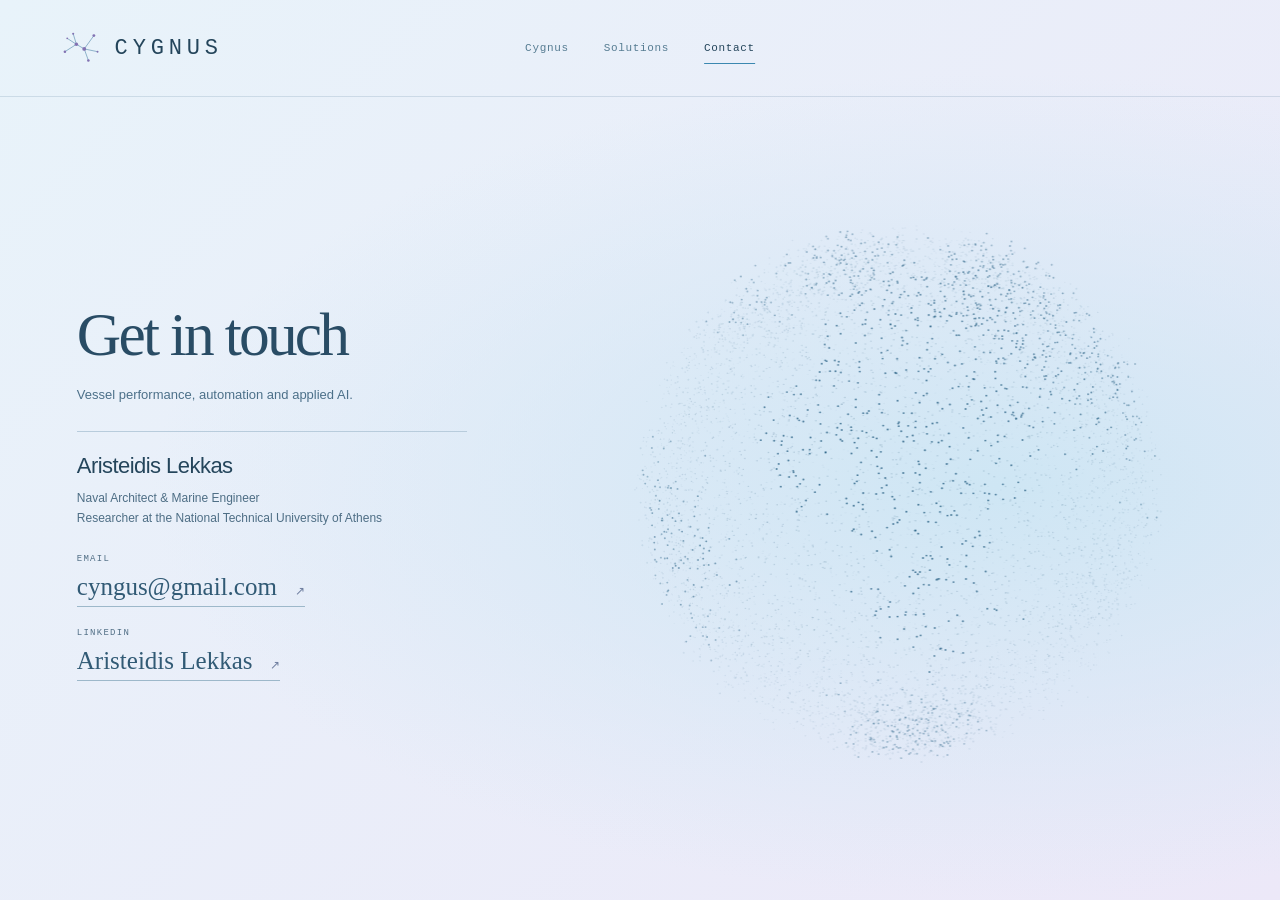
<file: contact.html>
<!doctype html><html lang="en"><head><meta charset="utf-8"><meta name="viewport" content="width=device-width,initial-scale=1"><meta name="theme-color" content="#e4f1f8"><title>Contact — Cygnus</title><meta name="description" content="Discuss maritime performance tools, shipping process automation and AI agents with Aristeidis Lekkas."><link rel="icon" type="image/svg+xml" href="mark.svg"><link rel="stylesheet" href="style.css?v=27"><script src="app.js?v=27" defer></script></head><body data-page="contact"><a class="skip" href="#main">Skip to content</a><header class="site-header"><a class="brand" href="index.html" aria-label="Cygnus home"><img src="mark.svg" width="46" height="46" alt=""><span>CYGNUS</span></a><nav id="navigation" aria-label="Main navigation"><a href="index.html">Cygnus</a><a href="solutions.html">Solutions</a><a href="contact.html" aria-current="page">Contact</a></nav><div class="header-actions"><button class="menu-toggle" aria-label="Open navigation" aria-controls="navigation" aria-expanded="false"><span></span><span></span></button></div></header><main id="main"><section class="contact-screen"><div class="contact-details"><h1>Get in touch</h1><p class="contact-intro">Vessel performance, automation and applied AI.</p><div class="contact-person"><h2>Aristeidis Lekkas</h2><p>Naval Architect &amp; Marine Engineer<br>Researcher at the National Technical University of Athens</p></div><dl class="contact-links"><div><dt>Email</dt><dd><a href="mailto:cyngus@gmail.com">cyngus@gmail.com <span aria-hidden="true">↗</span></a></dd></div><div><dt>LinkedIn</dt><dd><a href="https://gr.linkedin.com/in/aristeidis-lekkas" target="_blank" rel="noopener noreferrer">Aristeidis Lekkas <span aria-hidden="true">↗</span></a></dd></div></dl></div><div class="contact-earth"><canvas id="globe" role="img" aria-label="Thousands of particles form Earth, followed by animated illustrative shipping routes"></canvas></div></section></main><footer class="site-footer"><a class="footer-brand" href="index.html">CYGNUS</a><nav aria-label="Footer navigation"><a href="index.html">Company</a><a href="solutions.html">Solutions</a><a href="contact.html">Contact</a></nav><div class="footer-bottom"><span>© <span class="year">2026</span> CYGNUS</span></div></footer></body></html>
</file>
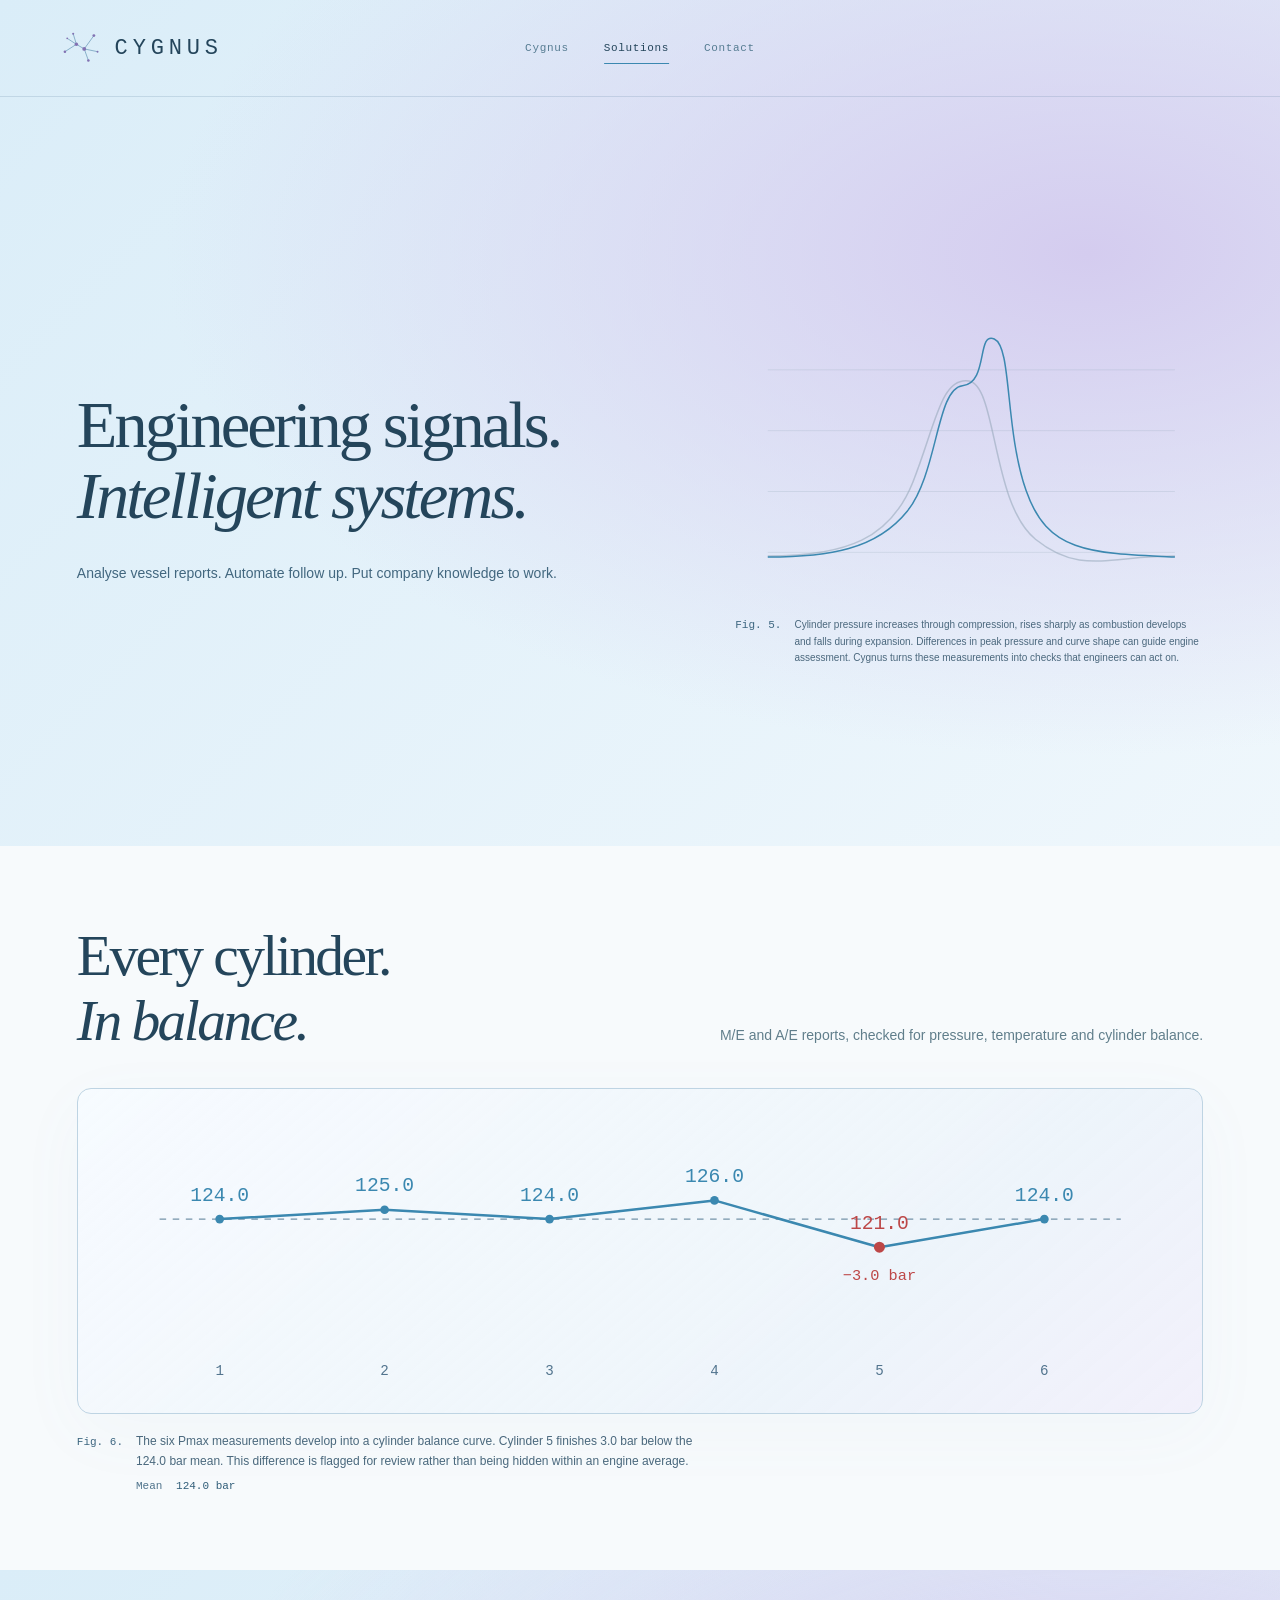
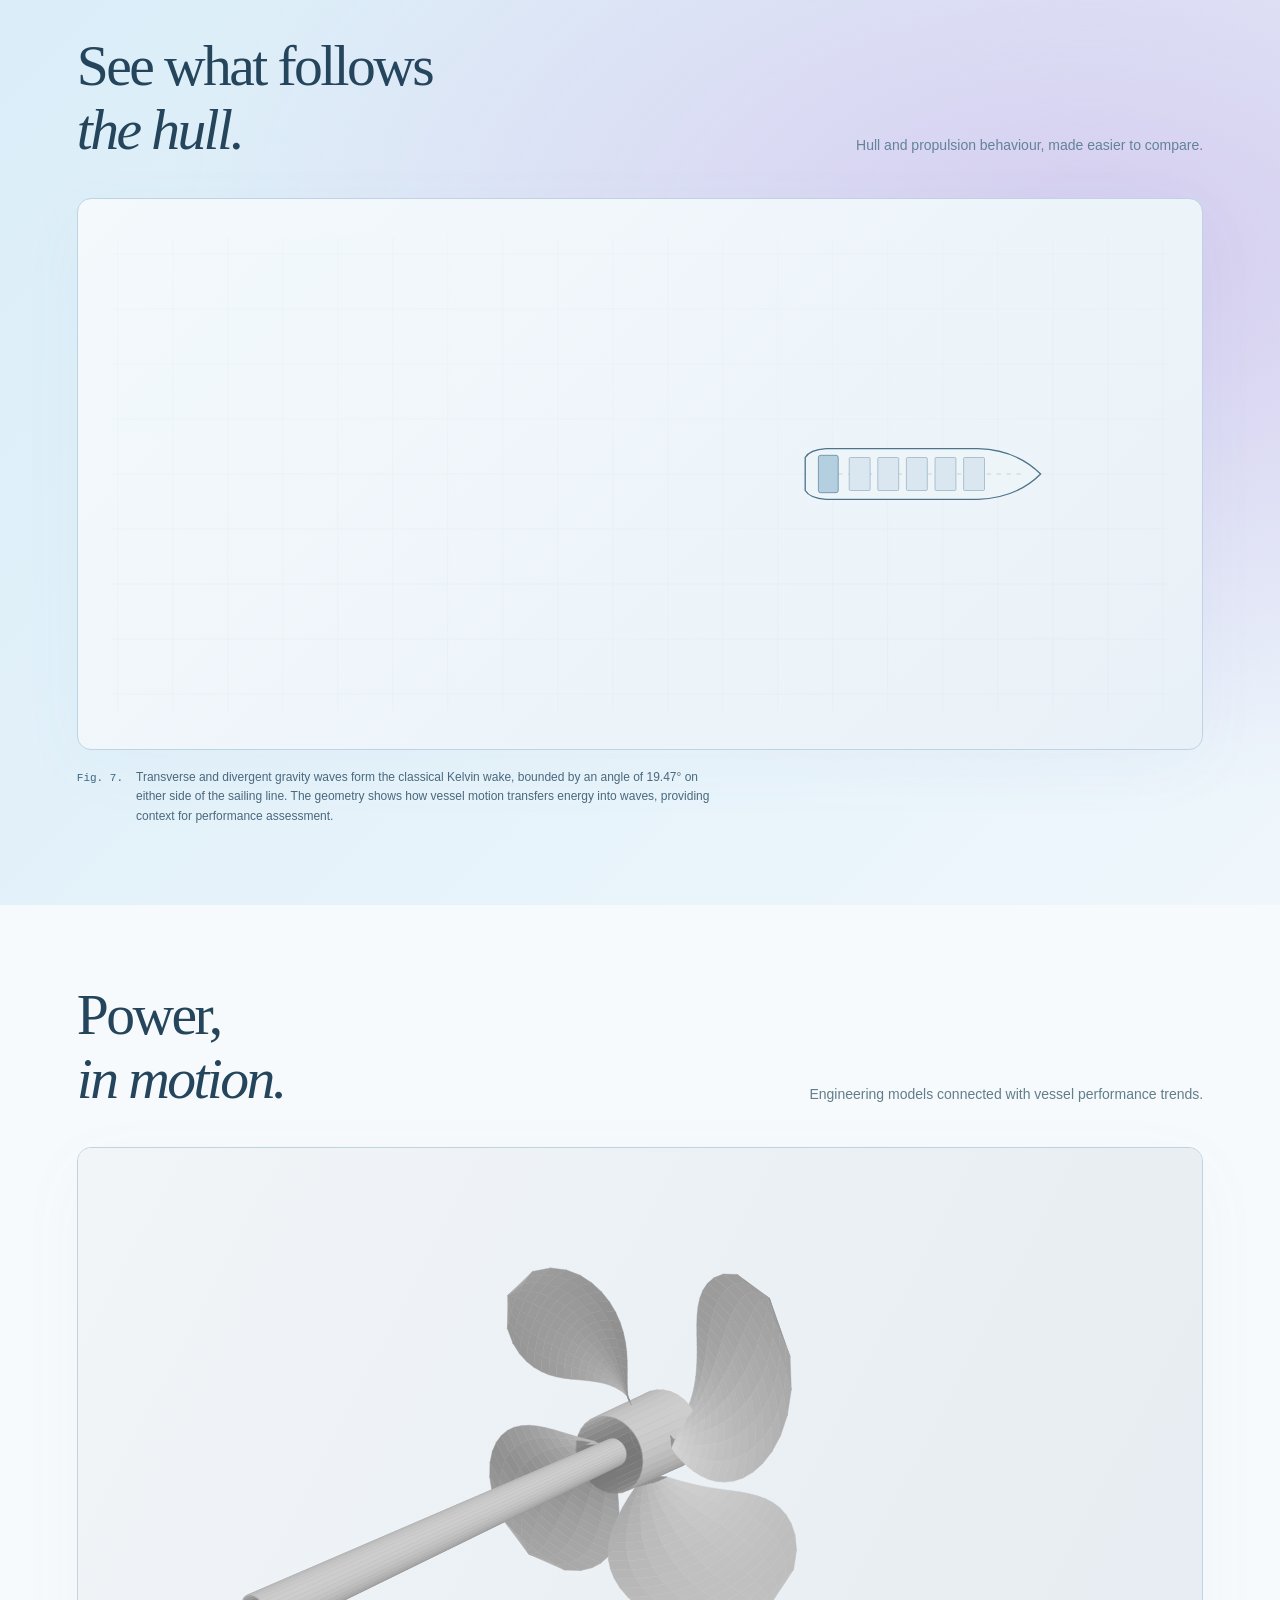
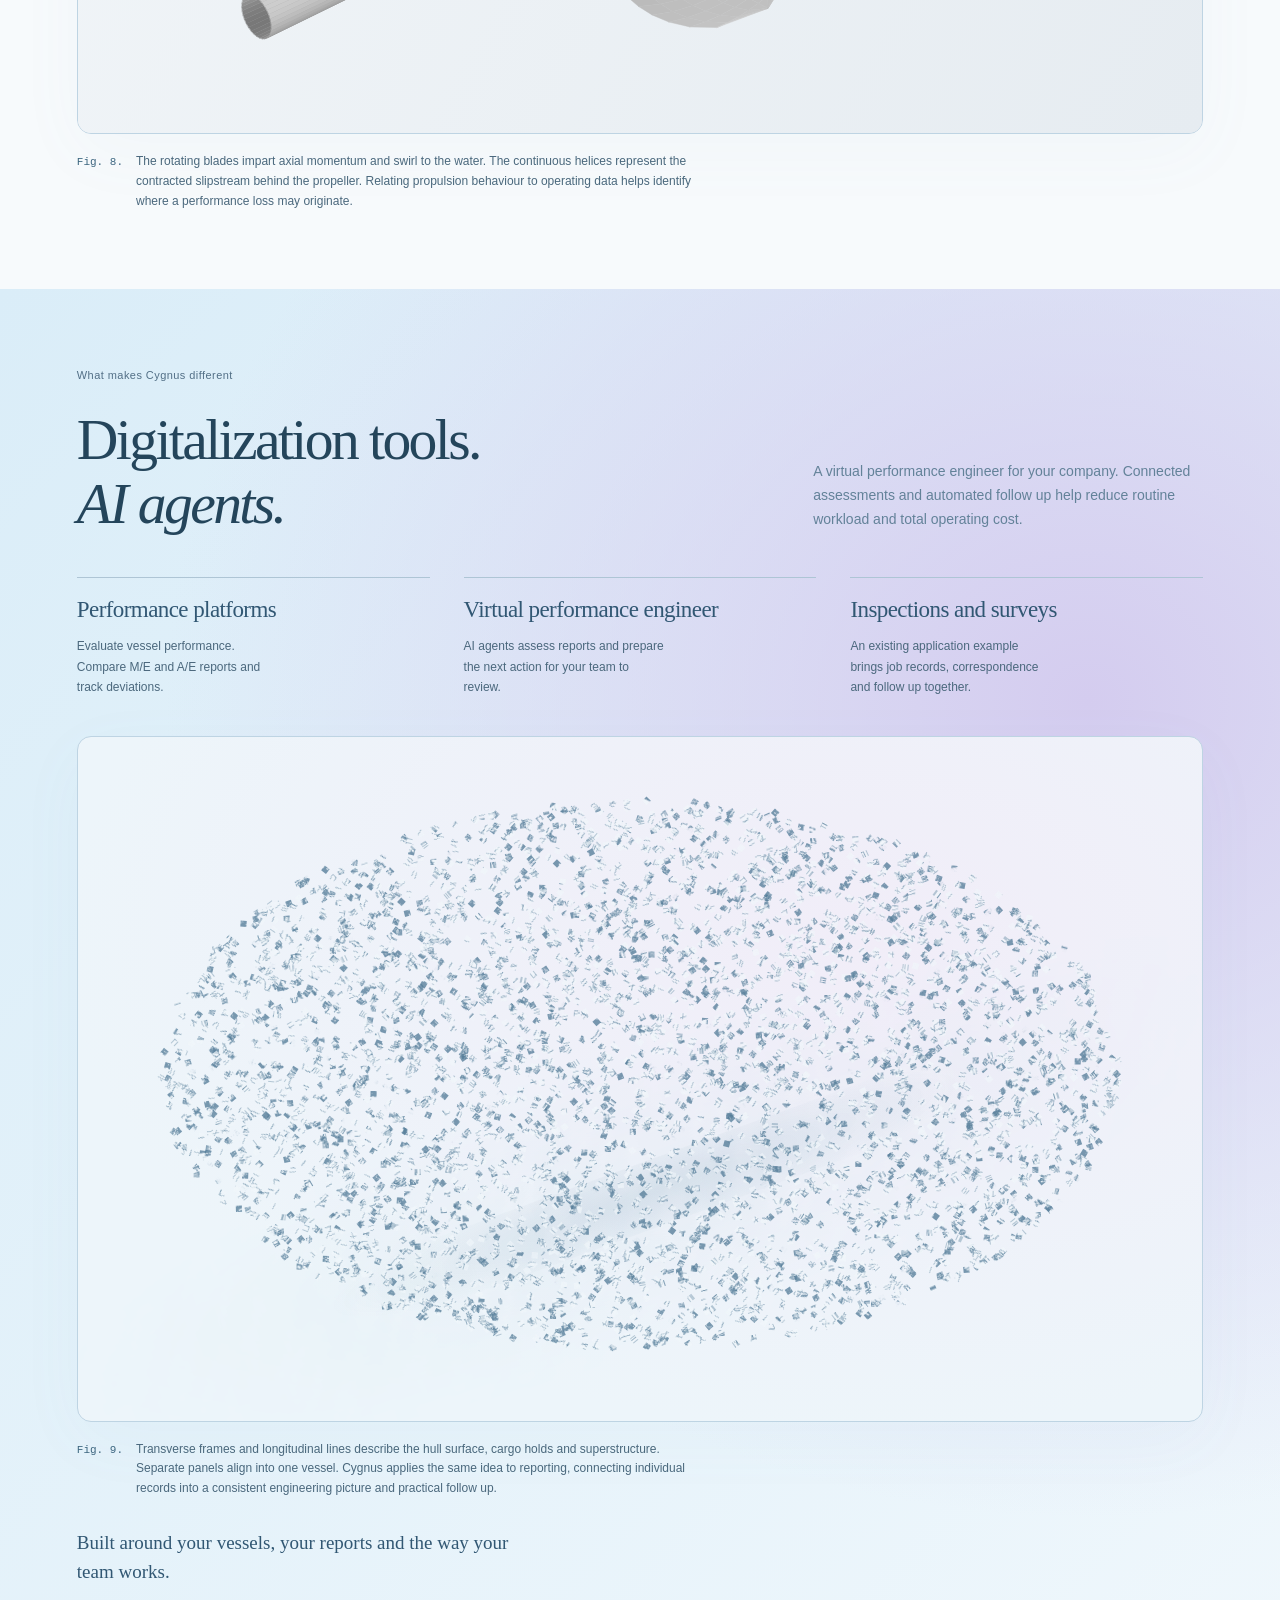
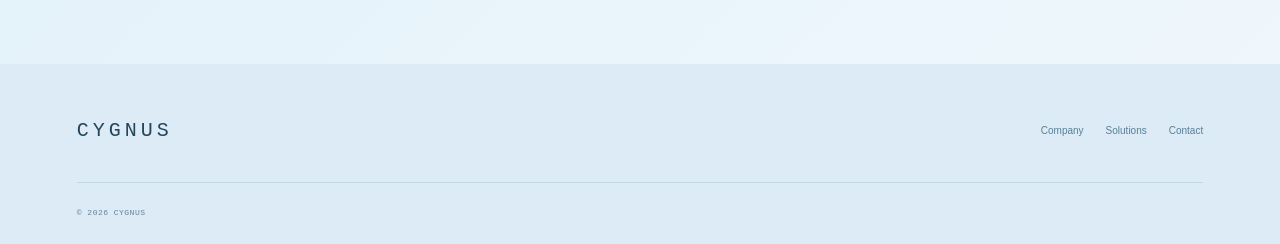
<file: solutions.html>
<!doctype html><html lang="en"><head><meta charset="utf-8"><meta name="viewport" content="width=device-width,initial-scale=1"><meta name="theme-color" content="#e4f1f8"><title>Solutions — Cygnus</title><meta name="description" content="M/E and A/E performance tools, environmental reporting data, maritime process automation and AI agents."><link rel="icon" type="image/svg+xml" href="mark.svg"><link rel="stylesheet" href="style.css?v=27"><script src="app.js?v=27" defer></script></head><body data-page="solutions"><a class="skip" href="#main">Skip to content</a><header class="site-header"><a class="brand" href="index.html" aria-label="Cygnus home"><img src="mark.svg" width="46" height="46" alt=""><span>CYGNUS</span></a><nav id="navigation" aria-label="Main navigation"><a href="index.html">Cygnus</a><a href="solutions.html" aria-current="page">Solutions</a><a href="contact.html">Contact</a></nav><div class="header-actions"><button class="menu-toggle" aria-label="Open navigation" aria-controls="navigation" aria-expanded="false"><span></span><span></span></button></div></header><main id="main">
<section class="page-hero solutions-hero"><div class="page-hero-copy"><h1>Engineering signals.<br><em>Intelligent systems.</em></h1><p>Analyse vessel reports. Automate follow up. Put company knowledge to work.</p></div><figure class="hero-trace engineering-figure" data-trace><svg viewBox="0 0 500 310" role="img" aria-label="Illustrative cylinder pressure versus crank angle"><path class="gridline" d="M35 65H470M35 130H470M35 195H470M35 260H470"/><path class="chart-line faded" d="M35 264C120 264 166 245 190 185S220 72 250 77 274 208 321 246 399 264 470 264"/><path class="chart-line cyan" data-draw d="M35 265C100 265 151 257 184 216S215 85 243 82 258 24 277 32 288 128 311 194 378 261 470 265"/></svg><figcaption class="figure-caption"><span class="figure-number">Fig. 5.</span><p>Cylinder pressure increases through compression, rises sharply as combustion develops and falls during expansion. Differences in peak pressure and curve shape can guide engine assessment. Cygnus turns these measurements into checks that engineers can act on.</p></figcaption></figure></section>
<section class="section light" id="performance"><div class="section-intro"><h2>Every cylinder.<br><em>In balance.</em></h2><p>M/E and A/E reports, checked for pressure, temperature and cylinder balance.</p></div><figure class="engineering-figure"><div class="light-scene cylinder-scene" id="engine-scene"><svg id="simple-engine-chart" viewBox="0 90 1000 260" role="img" aria-label="Illustrative Pmax across six cylinders"></svg></div><figcaption class="figure-caption"><span class="figure-number">Fig. 6.</span><p>The six Pmax measurements develop into a cylinder balance curve. Cylinder 5 finishes 3.0 bar below the 124.0 bar mean. This difference is flagged for review rather than being hidden within an engine average.</p><span class="figure-result">Mean <strong id="engine-stat-value"></strong></span></figcaption></figure></section>
<section class="section wash wake-section" id="hydrodynamics"><div class="section-intro"><h2>See what follows<br><em>the hull.</em></h2><p>Hull and propulsion behaviour, made easier to compare.</p></div><figure class="engineering-figure"><div class="light-scene wake-scene" id="kelvin-scene"><svg id="kelvin-chart" viewBox="0 0 1000 500" role="img" aria-label="Transverse and divergent Kelvin wave crests developing behind a vessel"></svg></div><figcaption class="figure-caption"><span class="figure-number">Fig. 7.</span><p>Transverse and divergent gravity waves form the classical Kelvin wake, bounded by an angle of 19.47° on either side of the sailing line. The geometry shows how vessel motion transfers energy into waves, providing context for performance assessment.</p></figcaption></figure></section>
<section class="section light" id="automation"><div class="section-intro"><h2>Power,<br><em>in motion.</em></h2><p>Engineering models connected with vessel performance trends.</p></div><figure class="engineering-figure"><div class="light-scene propeller-scene" id="propeller-scene"><canvas id="propeller-canvas" role="img" aria-label="Monochrome three dimensional propeller with continuous downstream helical flow lines"></canvas></div><figcaption class="figure-caption"><span class="figure-number">Fig. 8.</span><p>The rotating blades impart axial momentum and swirl to the water. The continuous helices represent the contracted slipstream behind the propeller. Relating propulsion behaviour to operating data helps identify where a performance loss may originate.</p></figcaption></figure></section>
<section class="section wash digitalization-section" id="agents"><div class="digitalization-kicker">What makes Cygnus different</div><div class="section-intro"><h2>Digitalization tools.<br><em>AI agents.</em></h2><p>A virtual performance engineer for your company. Connected assessments and automated follow up help reduce routine workload and total operating cost.</p></div><div class="digitalization-services"><article id="performance-platforms"><h3>Performance platforms</h3><p>Evaluate vessel performance. Compare M/E and A/E reports and track deviations.</p></article><article id="virtual-performance-engineer"><h3>Virtual performance engineer</h3><p>AI agents assess reports and prepare the next action for your team to review.</p></article><article id="inspections-surveys"><h3>Inspections and surveys</h3><p>An existing application example brings job records, correspondence and follow up together.</p></article></div><figure class="engineering-figure"><div class="light-scene ship-assembly-scene" id="intelligence-scene"><canvas id="intelligence-chart" role="img" aria-label="Thousands of tiny fragments assemble into the supplied bulk carrier drawing above a soft reflective wave surface. The assembly reverses with upward scroll."></canvas></div><figcaption class="figure-caption"><span class="figure-number">Fig. 9.</span><p>Transverse frames and longitudinal lines describe the hull surface, cargo holds and superstructure. Separate panels align into one vessel. Cygnus applies the same idea to reporting, connecting individual records into a consistent engineering picture and practical follow up.</p></figcaption></figure><p class="digitalization-conclusion">Built around your vessels, your reports and the way your team works.</p></section>
</main><footer class="site-footer"><a class="footer-brand" href="index.html">CYGNUS</a><nav aria-label="Footer navigation"><a href="index.html">Company</a><a href="solutions.html">Solutions</a><a href="contact.html">Contact</a></nav><div class="footer-bottom"><span>© <span class="year">2026</span> CYGNUS</span></div></footer></body></html>
</file>
<file: style.css>
:root{--bg:#e4f1f8;--panel:#f1f6fb;--ink:#24455b;--white:#24455b;--muted:#638299;--cyan:#3b88b0;--violet:#a28bd1;--light:#f7fafc;--line:rgba(71,114,143,.18);--light-line:#d2e1eb;--mono:'Courier New',monospace;--serif:Georgia,'Times New Roman',serif}*{box-sizing:border-box}html{scroll-behavior:smooth;scroll-padding-top:90px}body{margin:0;background:var(--bg);color:var(--white);font:15px Arial,Helvetica,sans-serif;-webkit-font-smoothing:antialiased}a{color:inherit;text-decoration:none}button,input,select,textarea{font:inherit}button{cursor:pointer;color:inherit}button:focus-visible,a:focus-visible,input:focus-visible,select:focus-visible,textarea:focus-visible{outline:2px solid var(--cyan);outline-offset:5px}::selection{background:#2a656b;color:white}h1,h2,h3,p{margin:0}h1,h2,h3{font-weight:400;letter-spacing:-.045em}h1,h2{font-family:var(--serif)}em{font-weight:400}p{line-height:1.75}h1{font-size:clamp(58px,6.6vw,101px);line-height:1.06}h2{font-size:clamp(43px,4.5vw,66px);line-height:1.12}h3{font-size:27px;line-height:1.2}a,button{-webkit-tap-highlight-color:transparent}.eyebrow,.tiny,.section-label,.brand,.site-header nav,.graphic-title,.demo-tag,.svg-label,.chart-panel-top>div>span,.mini-label,.console-meta>span,.metric-row span,.metric-row small,.chart-legend,.cylinder-table,.console-foot,.stage-icon,.workflow-terminal,.status-tag,.context-tags,.globe-hint,.route-disclaimer,.footer-bottom,.education-line>span,.agent-demo-note{font-family:var(--mono)}.eyebrow{font-size:10px;letter-spacing:.17em;line-height:1.7}.tiny{font-size:9px;letter-spacing:.12em}.skip{position:fixed;z-index:100;top:-60px;left:20px;padding:12px;background:var(--cyan);color:var(--ink)}.skip:focus{top:15px}.site-header{position:absolute;top:0;left:0;width:100%;padding:25px 4.5%;display:flex;align-items:center;justify-content:space-between;z-index:20;border-bottom:1px solid var(--line)}.brand{display:flex;align-items:center;gap:11px;font-size:22px;letter-spacing:.22em}.brand img{width:46px;height:46px}.brand small{display:block;font-size:7px;letter-spacing:.16em;margin-top:6px;color:#567c92}.site-header nav{display:flex;gap:35px;font-size:11px;letter-spacing:.06em;position:absolute;left:50%;transform:translateX(-50%)}.site-header nav a{position:relative;padding:10px 0;color:#567c92}.site-header nav a:hover,.site-header nav a[aria-current]{color:white}.site-header nav a[aria-current]:after{content:'';position:absolute;bottom:0;left:0;right:0;height:1px;background:var(--cyan)}.header-actions{display:flex;gap:15px}.motion-toggle{background:none;border:1px solid var(--line);border-radius:50%;width:32px;height:32px;padding:8px;display:grid;place-items:center}.motion-toggle svg{width:14px;height:14px;fill:none;stroke:#507992;stroke-width:1.5}.menu-toggle{display:none;background:none;border:0;padding:5px}.menu-toggle span{display:block;width:24px;height:1px;background:white;margin:6px 0}.ocean-hero{position:relative;min-height:800px;height:100svh;max-height:1200px;display:grid;place-items:center;overflow:hidden}.ocean-hero>canvas{position:absolute;inset:0;width:100%;height:100%}.sea-vignette{position:absolute;inset:0;background:linear-gradient(180deg,rgba(7,19,28,.38),transparent 40%,rgba(7,19,28,.72)),radial-gradient(ellipse at 50% 45%,rgba(7,19,28,.55),transparent 62%);pointer-events:none}.hero-content{z-index:1;text-align:center;position:relative;padding:125px 20px 85px;pointer-events:none}.hero-content a{pointer-events:auto}.hero-symbol{margin:0 auto 24px;width:105px;height:105px;animation:appear 1.4s both;filter:drop-shadow(0 0 25px #84ded544)}.hero-content .eyebrow{color:#436e8a;font-size:9px;animation:appear 1.4s .1s both}.hero-content h1{margin:28px 0 24px;text-shadow:0 2px 35px #e4f1f8;animation:appear 1.4s .2s both;font-size:clamp(60px,6.7vw,102px)}.hero-content h1 em{color:#7e6ba6}.hero-description{font-size:15px;line-height:1.8;color:#456c83;animation:appear 1.4s .3s both}.hero-cta{margin-top:40px;display:flex;justify-content:center;align-items:center;gap:35px;animation:appear 1.4s .4s both}.button{display:inline-flex;align-items:center;gap:35px;padding:17px 22px;border:1px solid transparent;font-size:12px;transition:background .25s,transform .25s;line-height:1.3}.button span,.plain-link span,.text-link span{transition:transform .25s;display:inline-block}.button:hover span,.plain-link:hover span,.text-link:hover span{transform:translate(3px,-3px)}.primary{background:var(--cyan);color:var(--ink)}.primary:hover{background:#a6eee4}.plain-link{font-size:12px;display:flex;gap:20px;align-items:center}.section{padding:100px max(6%,calc((100vw - 1240px)/2))}.light{background:var(--light);color:var(--ink)}.dark{background:var(--bg)}.section-label{display:flex;justify-content:space-between;gap:25px;border-top:1px solid var(--line);padding-top:20px;font-size:9px;letter-spacing:.12em;margin-bottom:65px;line-height:1.5;color:var(--muted)}.light .section-label{border-color:var(--light-line);color:#607e8b}.intro-grid{display:grid;grid-template-columns:1.12fr 1fr;gap:85px}.intro-copy{font-size:14px;color:#4c6977;max-width:470px}.large-copy{font-family:var(--serif);font-size:27px;line-height:1.4!important;letter-spacing:-.025em;color:var(--ink)}.intro-copy p+p{margin-top:22px}.company-flow{display:flex;align-items:center;justify-content:space-between;border-top:1px solid var(--light-line);margin-top:70px;padding-top:33px;gap:30px}.company-flow .tiny{color:#6b8794}.company-flow strong{font-size:18px;font-weight:400;display:block;margin:13px 0 5px}.company-flow p{font-size:11px;color:#65818e}.flow-arrow{color:#6b9d9e;font-size:26px}.section-intro{display:flex;justify-content:space-between;align-items:flex-end;gap:40px;margin-bottom:55px}.section-intro>p{color:var(--muted);font-size:14px;line-height:1.7;padding-bottom:5px}.light .section-intro>p{color:#607e8b}.capability{display:grid;grid-template-columns:45px 1.3fr 1fr;gap:35px;padding:45px 0;border-top:1px solid var(--line);align-items:center}.capability-number{align-self:start;font-family:var(--mono);font-size:10px;color:var(--cyan);padding-top:4px}.capability-copy .eyebrow{font-size:9px;color:var(--cyan)}.capability-copy h3{font-family:var(--serif);font-size:34px;letter-spacing:-.03em;margin:18px 0}.capability-copy p{max-width:460px;color:#5d7d91;font-size:13px;line-height:1.8}.text-link{display:inline-flex;align-items:center;gap:40px;font-size:11px;border-bottom:1px solid #567d87;padding:10px 0;margin-top:17px}.mini-graphic{padding:20px 0 20px 20px}.graphic-title{display:flex;justify-content:space-between;gap:15px;font-size:8px;letter-spacing:.05em;color:#64849a;line-height:1.5}.mini-graphic svg{width:100%;margin-top:20px}.gridline{fill:none;stroke:#718d9a;stroke-width:.6;opacity:.3}.chart-line{fill:none;stroke-width:1.6}.cyan{stroke:var(--cyan)}.faded{stroke:#8ba0b1;opacity:.5;stroke-dasharray:5 5}.svg-label{font-size:9px;fill:#64849a;letter-spacing:.05em}.chart-dots{fill:var(--cyan)}.animated-trace{stroke-dasharray:1100;stroke-dashoffset:1100;animation:trace 8s ease-in-out infinite}.flow-path{stroke:var(--cyan);fill:none;stroke-width:1.2;opacity:.7;stroke-dasharray:6 5;animation:flow-dash 14s linear infinite}.flow-nodes rect{fill:#f1f6fb;stroke:#85a7bc;stroke-width:.8}.flow-pulse{fill:var(--cyan);animation:pulse 3s ease-in-out infinite}.network-lines{stroke:var(--cyan);stroke-width:1;opacity:.5;fill:none}.network-nodes circle{fill:#f1f6fb;stroke:var(--cyan);stroke-width:1}.network-nodes circle:first-child{animation:node-pulse 5s ease-in-out infinite}.lead-grid{display:grid;grid-template-columns:1fr 1fr;gap:110px}.lead-grid h2{font-size:74px;margin-top:25px}.lead-grid .eyebrow{color:#65818e}.lead-bio>p+p{font-size:14px;margin-top:22px;color:#4c6977}.education-line{display:flex;gap:25px;align-items:center;padding:16px 0;border-top:1px solid var(--light-line)}.education-line:first-of-type{margin-top:30px}.education-line span{font-size:10px;min-width:45px;color:#607e8b}.education-line p{font-size:11px;color:#4c6977}.closing-band{padding:90px max(6%,calc((100vw - 1240px)/2));display:flex;justify-content:space-between;align-items:center;gap:40px;background:#edeafb}.closing-band .eyebrow{color:var(--cyan);font-size:9px;margin-bottom:20px}.closing-band h2{font-size:52px}.round-arrow{width:85px;height:85px;border:1px solid #5b888a;display:grid;place-items:center;border-radius:50%;font-size:38px;transition:background .3s,color .3s;flex-shrink:0}.round-arrow:hover{background:var(--cyan);color:var(--ink)}.site-footer{padding:55px max(6%,calc((100vw - 1240px)/2)) 27px;display:grid;grid-template-columns:1fr 1.6fr 1fr;align-items:center;gap:20px;background:#dcebf5}.footer-brand{font-family:var(--mono);letter-spacing:.2em;font-size:20px}.site-footer>p{font-size:11px;color:#658299}.site-footer nav{display:flex;gap:22px;justify-content:flex-end;font-size:10px;color:#587f97}.footer-bottom{display:flex;justify-content:space-between;gap:25px;padding-top:35px;border-top:1px solid var(--line);margin-top:20px;font-size:8px;letter-spacing:.06em;grid-column:1/-1;color:#658299}.page-hero{padding:200px max(6%,calc((100vw - 1240px)/2)) 100px;position:relative;overflow:hidden;background:radial-gradient(ellipse at 85% 30%,#c3def2 0,transparent 60%)}.solutions-hero{display:grid;grid-template-columns:1.3fr 1fr;gap:50px;align-items:center}.page-hero .eyebrow{color:var(--cyan)}.page-hero h1{font-size:clamp(52px,5.2vw,79px);margin:30px 0}.page-hero-copy>p:not(.eyebrow){color:#55798f;font-size:14px}.hero-trace{padding-top:10px}.hero-trace svg{display:block;width:100%;margin-top:20px}.section-jumps{display:flex;gap:24px;margin-top:35px;font-size:11px;color:#557a96}.section-jumps a{padding-bottom:6px;border-bottom:1px solid #3a626f}.performance-description{display:grid;grid-template-columns:1.5fr 1fr;gap:75px;font-size:13px;color:#4c6977;margin:-15px 0 45px}.performance-description p:last-child{font-size:11px;color:#748e99}.engineering-console{background:#f1f7fb;color:var(--white);border:1px solid #cddfe9;box-shadow:0 20px 60px #14324518}.console-head{display:flex;align-items:center;justify-content:space-between;padding:0 30px;border-bottom:1px solid #cddfe9;gap:15px}.console-tabs{display:flex;gap:27px}.console-tabs button{background:none;border:0;border-bottom:2px solid transparent;padding:24px 0;font-size:12px;color:#5b7c92}.console-tabs button[aria-selected=true]{color:var(--cyan);border-color:var(--cyan)}.demo-tag{font-size:8px;letter-spacing:.08em;border:1px solid #b9d1e1;border-radius:20px;padding:6px 10px;color:#5b7c92;white-space:nowrap}.console-meta{display:flex;justify-content:space-between;align-items:center;padding:25px 30px;gap:20px}.console-meta .tiny{color:#6b8b9b;font-size:8px}.console-meta strong{display:block;font-size:14px;font-weight:400;margin-top:9px}.console-meta>span{font-size:9px;color:#477890}.metric-row{display:grid;grid-template-columns:repeat(4,1fr);gap:25px;padding:10px 30px 28px}.metric-row>div{border-left:1px solid #c2d7e5;padding-left:18px}.metric-row span{display:block;font-size:8px;letter-spacing:.03em;color:#5b7c92}.metric-row strong{font-weight:400;font-family:var(--serif);font-size:42px;display:inline-block;margin-top:12px}.metric-row small{font-size:10px;color:#668297;margin-left:9px}.chart-grid{display:grid;grid-template-columns:1fr 1fr;gap:1px;background:#cddfe9;border-top:1px solid #cddfe9;border-bottom:1px solid #cddfe9}.chart-panel{padding:25px;background:#f7fafc;min-width:0}.chart-panel-top{display:flex;justify-content:space-between;gap:12px;align-items:flex-start}.chart-panel-top h3{font-size:15px;letter-spacing:-.01em}.chart-panel-top>div>span{display:block;font-size:8px;color:#819aa9;line-height:1.6;margin-top:8px}.segmented{display:flex;gap:3px;padding:3px;border:1px solid #c2d7e5;border-radius:4px;flex-shrink:0}.segmented button{background:none;border:0;font-size:8px;color:#638197;padding:6px}.segmented button[aria-pressed=true]{background:#d8eaf5;color:var(--cyan)}.chart-panel svg{width:100%;margin-top:25px;display:block;overflow:visible}.mini-label{font-size:8px;color:#678899}.chart-legend{font-size:8px;display:flex;gap:14px;flex-wrap:wrap;color:#5b7c92;line-height:1.6;margin-top:20px}.chart-legend span{display:flex;gap:6px;align-items:center}.chart-legend i{display:inline-block;width:11px;height:2px;background:var(--cyan)}.chart-legend i.violet{background:var(--violet)}.chart-legend i.dash{background:none;border-top:1px dashed #638197}.console-adjust{padding:25px 30px;display:flex;gap:25px;align-items:center;border-bottom:1px solid #cddfe9}.console-adjust label{font-size:12px}.console-adjust p{font-size:10px;color:#7899a8;margin-top:6px}.slider-wrap{display:flex;align-items:center;gap:20px;flex:1;margin-left:15px}.slider-wrap input{width:100%;min-width:70px;accent-color:var(--cyan);height:16px;cursor:pointer}.slider-wrap output{white-space:nowrap;font-family:var(--mono);font-size:11px;color:var(--cyan)}.quiet-button{font-size:10px;background:none;border:1px solid #adc8da;padding:9px 13px;white-space:nowrap}.quiet-button:hover{border-color:var(--cyan)}.cylinder-table{display:grid;grid-template-columns:repeat(6,1fr);padding:24px 30px;gap:20px;font-size:9px;line-height:1.7;color:#5b7c92}.cylinder-table strong{font-weight:400;font-size:17px;color:var(--white);display:block;margin:10px 0 4px}.cylinder-table .unbalanced strong,.cylinder-table .unbalanced small{color:var(--violet)}.cylinder-table small{font-size:9px}.engineering-finding{font-size:11px;margin:0 30px 22px;border-left:2px solid var(--cyan);padding-left:12px;color:#466b82;line-height:1.5}.console-foot{border-top:1px solid #cddfe9;color:#718e9e;padding:16px 30px;font-size:8px;line-height:1.7;letter-spacing:.01em}.environment-grid{display:grid;grid-template-columns:1.2fr 1fr;border-top:1px solid #cddfe9}.regulation-scope{padding:30px;border-left:1px solid #cddfe9}.regulation-scope .eyebrow{font-size:8px;color:#477890}.regulation-scope h3{font-family:var(--serif);font-size:28px;margin:18px 0 25px}.regulation-scope dl{margin:0}.regulation-scope dl>div{padding:13px 0;border-top:1px solid #cddfe9}.regulation-scope dt{font-size:11px;margin-bottom:7px;color:#3b7195}.regulation-scope dd{font-size:10px;color:#5b7c92;line-height:1.6;margin:0}.automation-demo{border:1px solid #c5d9e6}.workflow-diagram{position:relative;padding:30px 30px 25px}.workflow-diagram .graphic-title{margin-bottom:30px;font-size:9px}.workflow-stages{position:relative;z-index:1;display:grid;grid-template-columns:repeat(5,1fr);gap:20px}.workflow-stages button{background:none;border:0;text-align:center;padding:0 0 5px;color:#5b7c92}.workflow-stages strong{display:block;font-size:12px;font-weight:400;margin-top:18px}.workflow-stages small{display:block;font-size:9px;margin-top:8px;color:#628394}.stage-icon{display:grid;place-items:center;border:1px solid #aac7d9;border-radius:50%;width:52px;height:52px;margin:0 auto;background:#f7fafc;font-size:22px;transition:background .3s,color .3s,box-shadow .3s}.workflow-stages .active .stage-icon{background:#e1dff8;border-color:var(--cyan);color:var(--cyan);box-shadow:0 0 25px #3b88b012}.workflow-stages .active strong{color:var(--cyan)}#workflow-connectors{position:absolute;top:78px;left:9%;width:82%;height:70px;stroke:#3d6974;stroke-width:1;fill:none;stroke-dasharray:4 5;animation:flow-dash 18s linear infinite}.workflow-detail{display:grid;grid-template-columns:1fr 1.4fr;border-top:1px solid #c5d9e6}.workflow-detail>div:first-child{padding:30px}.workflow-detail .tiny{color:var(--cyan)}.workflow-detail h3{font-family:var(--serif);font-size:30px;margin:20px 0}.workflow-detail p{font-size:12px;color:#5b7c92;max-width:380px}.workflow-terminal{background:#f1f3fc;border-left:1px solid #c5d9e6;padding:25px;color:#8ea7b3}.workflow-terminal>div{display:flex;align-items:center;gap:9px;font-size:8px;letter-spacing:.1em}.workflow-terminal button{margin-left:auto}.terminal-dot{width:5px;height:5px;background:var(--cyan);border-radius:50%}.workflow-terminal pre{font-size:10px;line-height:2.1;margin:28px 0 0;white-space:pre-wrap;word-break:break-word;color:#446d86;min-height:90px}.automation-usecases{display:grid;grid-template-columns:repeat(3,1fr);gap:50px;margin-top:45px}.automation-usecases>div{border-top:1px solid var(--line);padding-top:20px}.automation-usecases span{font-family:var(--mono);font-size:9px;color:#5b8b99}.automation-usecases h3{font-size:17px;letter-spacing:-.01em;margin:15px 0}.automation-usecases p{font-size:11px;color:#5b7c92}.agent-demo{display:grid;grid-template-columns:1fr 1.7fr;gap:55px}.agent-select>.eyebrow{font-size:8px;color:#648491;display:block;margin-bottom:22px}.agent-select button{display:grid;grid-template-columns:20px 1fr;gap:10px;text-align:left;width:100%;padding:22px 15px;border:0;border-bottom:1px solid var(--light-line);background:none;color:var(--ink)}.agent-select button[aria-pressed=true]{background:#d9e5e7;border-left:2px solid #438a8b;padding-left:13px}.agent-select button span{grid-row:1/3;font-family:var(--mono);font-size:9px;color:#72909d;padding-top:2px}.agent-select strong{font-size:14px;font-weight:400}.agent-select small{font-size:10px;color:#648491}.agent-workspace{background:#f1f7fb;color:var(--white);border:1px solid #c7dce9}.agent-context{padding:20px 25px;border-bottom:1px solid #c7dce9}.agent-context .tiny{color:#628796;font-size:8px}.context-tags{display:flex;gap:9px;flex-wrap:wrap;margin-top:13px;font-size:8px;color:#587d94}.context-tags span{border:1px solid #bfd5e4;border-radius:3px;padding:7px 9px}.agent-output{padding:25px}.agent-output-top{display:flex;align-items:center;justify-content:space-between;gap:15px}.status-tag{font-size:8px;letter-spacing:.1em;color:var(--cyan)}.agent-output-top .tiny{font-size:7px;color:#72909d}.agent-output h3{font-family:var(--serif);font-size:31px;margin:25px 0}.agent-output ul{padding:0;list-style:none;margin:0}.agent-output li{font-size:11px;line-height:1.8;color:#50748d;border-top:1px solid #c7dce9;padding:14px 0}.agent-output li strong{font-weight:400;color:#24455b;display:block;margin-bottom:5px}.agent-output .source-line{font-size:8px;color:#6b919f;margin-top:20px;font-family:var(--mono);line-height:1.8}.agent-demo-note{color:#6d8c9b;border-top:1px solid #c7dce9;padding:15px 25px;font-size:8px;line-height:1.7}.contact-hero{padding:150px max(6%,calc((100vw - 1240px)/2)) 30px;display:grid;grid-template-columns:1.05fr 1.2fr;gap:20px;align-items:center;min-height:800px;background:radial-gradient(ellipse at 80% 50%,#0e2f3e 0,transparent 60%);overflow:hidden}.contact-hero .eyebrow{color:var(--cyan)}.contact-hero h1{font-size:clamp(48px,5vw,73px);margin:28px 0}.contact-hero-copy>p:not(.eyebrow){font-size:14px;color:#608299;line-height:1.8}.contact-hero .button{margin-top:30px}.contact-lead{margin-top:45px;border-top:1px solid var(--line);padding-top:22px;display:flex;flex-direction:column;gap:12px}.contact-lead .tiny{color:#678b9a;font-size:8px}.contact-lead strong{font-weight:400;font-size:15px}.contact-lead>span:last-child{font-size:10px;color:#5b7c92}.globe-stage{position:relative;aspect-ratio:1;min-width:0;margin-right:-5%}.globe-stage canvas{width:100%;height:100%;display:block;cursor:grab;touch-action:pan-y}.globe-stage canvas:active{cursor:grabbing}.globe-hint{display:flex;justify-content:center;align-items:center;gap:8px;font-size:7px;color:#739aaa;letter-spacing:.05em;margin-top:-10px}.globe-hint>span:last-child{margin-left:15px;color:#4b7185}.live-dot{width:4px;height:4px;border-radius:50%;background:var(--cyan);box-shadow:0 0 8px var(--cyan)}.route-section{padding:0 max(6%,calc((100vw - 1240px)/2)) 65px}.route-heading{display:flex;align-items:center;justify-content:space-between;gap:20px;border-top:1px solid var(--line);padding-top:24px}.route-heading .tiny{color:var(--cyan);font-size:8px}.route-heading p{font-size:11px;color:#739aaa}.route-buttons{display:flex;gap:9px;margin-top:23px;flex-wrap:wrap}.route-buttons button{background:none;border:1px solid #b8d0e1;border-radius:3px;padding:13px 17px;font-size:10px;color:#608299;display:flex;gap:15px;align-items:center}.route-buttons button[aria-pressed=true]{border-color:var(--cyan);background:#d1e8f4;color:var(--cyan)}.route-disclaimer{font-size:8px;color:#547c8f;margin-top:15px}.enquiry-grid{display:grid;grid-template-columns:1fr 1fr;gap:100px}.enquiry-intro{font-size:14px;color:#557482;max-width:380px;margin-top:30px}.enquiry-directions{margin-top:40px}.enquiry-directions p{padding:15px 0;border-top:1px solid var(--light-line);font-size:11px;color:#557482;display:flex;gap:20px}.enquiry-directions span{font-family:var(--mono);font-size:9px;color:#658d9b}.enquiry-form label{display:flex;flex-direction:column;gap:10px;font-size:10px;margin-bottom:23px;color:#557482}.form-row{display:grid;grid-template-columns:1fr 1fr;gap:22px}.enquiry-form input,.enquiry-form textarea,.enquiry-form select{width:100%;border:0;border-bottom:1px solid #aabfc9;background:transparent;color:var(--ink);padding:12px 0;font-size:13px;border-radius:0}.enquiry-form input::placeholder,.enquiry-form textarea::placeholder{color:#9bafb9;font-size:12px}.enquiry-form textarea{resize:vertical;min-height:100px}.ink-button{background:var(--ink);color:white;border:0;width:100%;justify-content:space-between}.ink-button:hover{background:#28535d}.form-note{font-size:9px;color:#6d8896;margin-top:16px;line-height:1.7}.brief-result{margin-top:25px;border:1px solid var(--light-line);padding:20px;background:#dfe9ec}.brief-result .tiny{color:#557482}.brief-result pre{font-family:var(--mono);font-size:10px;line-height:1.8;white-space:pre-wrap;word-break:break-word;max-height:350px;overflow:auto;color:#345767;margin:20px 0}.brief-result>div{display:flex;gap:10px}.brief-result button{color:var(--ink);border-color:#9ab5c0}.brief-result>p{font-size:10px;margin-top:10px}.reveal{opacity:1;transform:none}.js .reveal{opacity:0;transform:translateY(25px);transition:opacity .8s,transform .8s}.js .reveal.visible{opacity:1;transform:none}.motion-paused *,.motion-paused *:before,.motion-paused *:after{animation-play-state:paused!important}[hidden]{display:none!important}@keyframes appear{from{opacity:0;transform:translateY(15px)}to{opacity:1;transform:translateY(0)}}@keyframes trace{0%{stroke-dashoffset:1100}60%,90%{stroke-dashoffset:0}100%{stroke-dashoffset:-1100}}@keyframes flow-dash{to{stroke-dashoffset:-180}}@keyframes pulse{0%,100%{opacity:.3}50%{opacity:1}}@keyframes node-pulse{50%{stroke-width:2;fill:#e2e9f8}}@media(min-width:1600px){.ocean-hero h1{font-size:112px}.hero-symbol{width:120px;height:120px}.hero-symbol img{width:120px;height:120px}}@media(max-width:1100px){.section{padding:80px 6%}.intro-grid{gap:45px}.section-label{margin-bottom:45px}.capability{gap:25px;grid-template-columns:25px 1.3fr 1fr}.capability-copy h3{font-size:29px}.lead-grid{gap:60px}.page-hero{padding:175px 6% 80px}.solutions-hero{gap:30px;grid-template-columns:1.25fr 1fr}.page-hero h1{font-size:55px}.section-intro{gap:25px}.section-intro>p{font-size:12px}.performance-description{gap:40px}.console-head{padding:0 22px}.console-tabs{gap:20px}.console-tabs button{font-size:11px}.chart-panel{padding:20px}.chart-panel-top{display:block}.segmented{margin-top:15px;width:max-content}.chart-panel-top>.mini-label{display:block;margin-top:15px}.console-adjust{gap:20px}.console-adjust>div:first-child{max-width:230px}.slider-wrap{margin-left:0;gap:10px}.agent-demo{gap:30px}.contact-hero{padding:150px 6% 35px;min-height:750px}.contact-hero h1{font-size:54px}.globe-hint{font-size:6px}.enquiry-grid{gap:60px}.site-footer{grid-template-columns:1fr 1fr 1fr}.site-footer>p{font-size:10px}.site-footer nav{gap:15px}}@media(max-width:760px){.site-header{padding:20px 6%}.brand{font-size:18px;gap:7px}.brand img{width:37px;height:37px}.brand small{font-size:6px}.header-actions{gap:15px;align-items:center}.motion-toggle{width:29px;height:29px}.menu-toggle{display:block}.site-header nav{display:none;position:absolute;top:84px;left:0;width:100%;transform:none;background:#e5f0f8;border-bottom:1px solid #c2d7e5;padding:20px 6%;gap:25px}.site-header nav.open{display:flex}.site-header nav a{font-size:12px;padding:12px}.ocean-hero{min-height:740px;max-height:1000px}.hero-content{padding:140px 6% 80px}.hero-symbol{width:75px;height:75px;margin-bottom:28px}.hero-symbol img{width:75px;height:75px}.hero-content .eyebrow{font-size:7px;letter-spacing:.1em}.hero-content h1{font-size:54px;line-height:1.09;margin:27px 0 25px}.hero-description{font-size:12px;max-width:330px;margin:auto}.hero-description br{display:none}.hero-cta{gap:25px;flex-direction:column;margin-top:35px}.button{font-size:11px;padding:16px 21px;gap:30px}.plain-link{font-size:11px}.section{padding:65px 7%}.section-label{font-size:8px;gap:25px;margin-bottom:40px}.section-label>span:last-child{text-align:right;max-width:45%;font-size:7px}.intro-grid,.lead-grid,.enquiry-grid{grid-template-columns:1fr;gap:35px}h2{font-size:43px}.intro-copy{font-size:13px}.large-copy{font-size:25px}.company-flow{display:grid;grid-template-columns:1fr;gap:20px;margin-top:40px;padding-top:27px}.company-flow>div{display:grid;grid-template-columns:90px 1fr;align-items:center;gap:5px}.company-flow strong{margin:0;font-size:16px}.company-flow p{grid-column:2;font-size:10px}.flow-arrow{display:none}.section-intro{display:block;margin-bottom:35px}.section-intro>p{margin-top:25px;font-size:12px}.capability{grid-template-columns:20px 1fr;gap:15px;padding:30px 0}.capability-copy h3{font-size:30px;margin-top:15px}.capability-copy p{font-size:12px}.capability .mini-graphic{grid-column:2;padding:10px 0 0;max-width:420px}.graphic-title{font-size:7px}.mini-graphic svg{margin-top:15px}.lead-grid h2{font-size:62px;margin-top:20px}.lead-bio>p+p{font-size:13px}.education-line{gap:15px}.closing-band{padding:65px 7%;gap:25px;align-items:flex-end}.closing-band h2{font-size:36px}.closing-band .eyebrow{font-size:7px}.round-arrow{width:52px;height:52px;font-size:27px}.site-footer{padding:40px 7% 25px;grid-template-columns:1fr 1fr}.site-footer>p{grid-column:1/-1;grid-row:2;font-size:10px}.site-footer nav{gap:13px;font-size:9px}.footer-bottom{font-size:6px;line-height:1.7;gap:20px;margin-top:5px;padding-top:25px}.footer-bottom span:last-child{text-align:right;max-width:55%}.footer-brand{font-size:17px}.page-hero{padding:160px 7% 65px}.solutions-hero{grid-template-columns:1fr;gap:30px}.page-hero h1{font-size:48px}.page-hero-copy>p:not(.eyebrow){font-size:12px}.section-jumps{gap:18px;font-size:9px;flex-wrap:wrap;margin-top:30px}.hero-trace{max-width:470px}.hero-trace svg{margin-top:10px}.performance-description{grid-template-columns:1fr;gap:16px;font-size:12px;margin:0 0 30px}.console-head{display:block;padding:0 15px}.console-tabs{gap:17px;justify-content:space-between}.console-tabs button{font-size:9px;padding:20px 0;white-space:nowrap}.demo-tag{display:none}.console-meta{padding:22px 18px}.console-meta strong{font-size:12px}.console-meta>span{font-size:8px}.metric-row{grid-template-columns:repeat(2,1fr);padding:5px 18px 25px;gap:25px}.metric-row span{font-size:7px}.metric-row strong{font-size:35px;margin-top:10px}.metric-row small{font-size:9px}.metric-row>div{padding-left:12px}.chart-grid{grid-template-columns:1fr}.chart-panel{padding:22px 18px}.chart-panel-top{display:flex;gap:10px}.chart-panel-top h3{font-size:13px}.chart-panel-top>div>span{font-size:7px}.segmented{margin:0}.segmented button{font-size:7px;padding:5px}.chart-panel svg{margin-top:24px}.chart-legend{font-size:7px;gap:12px;margin-top:15px}.chart-panel-top>.mini-label{font-size:7px;margin-top:3px}.console-adjust{padding:20px 18px;display:grid;grid-template-columns:1fr auto;gap:15px}.console-adjust>div:first-child{grid-column:1/-1;max-width:none}.console-adjust label{font-size:11px}.console-adjust p{font-size:9px}.slider-wrap{gap:15px}.slider-wrap output{font-size:9px}.quiet-button{font-size:9px;padding:8px 10px}.cylinder-table{padding:20px 18px;gap:15px 10px;grid-template-columns:repeat(3,1fr);font-size:8px}.cylinder-table strong{font-size:16px;margin:7px 0 3px}.cylinder-table small{font-size:8px}.engineering-finding{margin:0 18px 20px;font-size:9px}.console-foot{padding:15px 18px;font-size:7px}.environment-grid{grid-template-columns:1fr}.regulation-scope{padding:25px 18px;border-left:0;border-top:1px solid #cddfe9}.regulation-scope h3{font-size:26px}.workflow-diagram{padding:25px 15px}.workflow-diagram .graphic-title{font-size:7px;margin-bottom:30px}.workflow-stages{gap:5px}.stage-icon{width:35px;height:35px;font-size:16px}.workflow-stages strong{font-size:8px;margin-top:15px}.workflow-stages small{font-size:6px;line-height:1.5;max-width:50px;margin:8px auto 0}.workflow-stages button{padding:0}#workflow-connectors{top:80px;height:40px;left:10%;width:80%}.workflow-detail{grid-template-columns:1fr}.workflow-detail>div:first-child{padding:25px 20px}.workflow-detail h3{font-size:26px;margin:17px 0}.workflow-detail p{font-size:11px}.workflow-terminal{border-left:0;border-top:1px solid #c5d9e6;padding:20px}.workflow-terminal>div{font-size:7px}.workflow-terminal pre{font-size:8px;margin-top:24px;line-height:2}.automation-usecases{grid-template-columns:1fr;gap:25px;margin-top:35px}.automation-usecases h3{font-size:17px;margin:12px 0}.agent-demo{grid-template-columns:1fr;gap:25px}.agent-select> .eyebrow{margin-bottom:12px}.agent-select button{padding:17px 13px}.agent-select strong{font-size:13px}.agent-select small{font-size:9px}.agent-context{padding:20px}.context-tags{font-size:7px}.agent-output{padding:20px}.agent-output h3{font-size:27px;margin:23px 0}.agent-output-top .tiny{font-size:6px}.agent-output li{font-size:10px;padding:13px 0}.agent-demo-note{padding:15px 20px;font-size:7px}.contact-hero{grid-template-columns:1fr;padding:145px 7% 25px;gap:35px;min-height:0}.contact-hero h1{font-size:48px}.contact-hero-copy>p:not(.eyebrow){font-size:12px}.contact-hero .button{margin-top:25px}.contact-lead{margin-top:35px}.globe-stage{margin:0 -3%;aspect-ratio:1}.globe-hint{font-size:6px;margin-top:-5px}.globe-hint>span:last-child{margin-left:8px;font-size:5px}.route-section{padding:20px 7% 50px}.route-heading{display:block;padding-top:20px}.route-heading p{font-size:10px;margin-top:12px}.route-buttons{gap:8px;margin-top:20px}.route-buttons button{font-size:8px;padding:11px 12px;gap:10px}.route-disclaimer{font-size:7px;line-height:1.7}.enquiry-intro{font-size:13px;margin-top:25px}.enquiry-directions{margin-top:30px}.enquiry-directions p{font-size:10px;gap:15px}.enquiry-form label{font-size:9px;margin-bottom:20px}.form-row{gap:18px}.enquiry-form input,.enquiry-form select,.enquiry-form textarea{font-size:12px}.enquiry-form input::placeholder,.enquiry-form textarea::placeholder{font-size:11px}.form-note{font-size:8px}.brief-result{padding:17px}.brief-result pre{font-size:9px}.brief-result>div{gap:10px}}@media(max-width:370px){.hero-content h1{font-size:46px}.site-footer nav{gap:9px}.console-tabs{gap:12px}.console-tabs button{font-size:8px}.contact-hero h1{font-size:42px}.chart-panel-top{display:block}.segmented{margin-top:15px}}@media(prefers-reduced-motion:reduce){html{scroll-behavior:auto}*,*:before,*:after{animation:none!important;transition:none!important}.js .reveal{opacity:1;transform:none}}

/* Airy sky-blue and lilac palette. */
:root{--sky:#9bd9f4;--lilac:#c5b9ed}
body{background:#e4f1f8}.primary{background:var(--sky);color:var(--ink)}.primary:hover{background:#c0eafa}
.site-header nav a:hover,.site-header nav a[aria-current]{color:var(--ink)}.menu-toggle span{background:var(--ink)}
.sea-vignette{background:linear-gradient(180deg,rgba(229,242,250,.18),transparent 45%,rgba(237,247,252,.62)),radial-gradient(ellipse at 50% 45%,rgba(237,247,252,.33),transparent 65%)}
.hero-content h1{text-shadow:none;color:#24455b}.hero-content h1 em{color:#635d9b}.hero-description{color:#335f7c}.hero-symbol{filter:drop-shadow(0 0 20px #d3e8fd)}
.dark{background:linear-gradient(130deg,#dceef8,#e9e5f8)}.page-hero{background:radial-gradient(ellipse at 85% 30%,#d4ccef 0,transparent 60%),linear-gradient(135deg,#daedf8,#eff7fc)}
.contact-hero{background:radial-gradient(ellipse at 80% 50%,#c9e5f4 0,transparent 65%),linear-gradient(135deg,#e2f0f8,#ece7fa)}
.flow-nodes rect,.network-nodes circle{fill:#edf5fa}.console-tabs button[aria-selected=true],.stage-icon,.status-tag{color:#356e96}
.context-tags span{background:#e7eff7}.metric-row strong{color:#24455b}.engineering-finding{color:#466b82}
.agent-workspace,.engineering-console{box-shadow:0 16px 45px #6b92b412}.agent-output li strong{color:#24455b}
.console-tabs button[aria-selected=true]{background:transparent}.workflow-stages .active .stage-icon{background:#e1dcf5;color:#7361a2;border-color:#aa99d3;box-shadow:none}
.workflow-stages .active strong{color:#6f5d9d}.round-arrow{background:#d5cbed;border-color:#b9aadd;color:#665591}.round-arrow:hover{background:#bfaee6;color:#45366e}
.route-buttons button[aria-pressed=true]{color:#336e94;border-color:#82b7d5;background:#d3eaf6}
.globe-hint{color:#557c95}.globe-hint>span:last-child{color:#6d829e}.live-dot{background:#5b96c2;box-shadow:0 0 8px #97c9ed}
.section{padding-top:78px;padding-bottom:78px}.section-label{margin-bottom:45px}.capability{padding:32px 0}.company-flow{margin-top:42px}.performance-description{display:block;margin:0 0 25px}.section-intro{margin-bottom:35px}
.site-footer{grid-template-columns:1fr 1fr}.site-footer nav{grid-column:2}.footer-bottom{padding-top:25px}.intro-copy{font-size:15px}.lead-bio>p{font-size:14px;color:#4c6977}
.ink-button{color:white}.ink-button:hover{background:#3b718f}
@media(max-width:760px){.site-header nav{background:#e8f2fa}.section{padding-top:56px;padding-bottom:56px}.section-label{margin-bottom:30px}.capability{padding:25px 0}.hero-content h1{font-size:52px}.company-flow{margin-top:30px}.site-footer{grid-template-columns:1fr 1fr}.intro-copy{font-size:13px}}

/* Scroll scenes — light engineering studies, without timed playback. */
html{scroll-behavior:auto}
*,*:before,*:after{animation:none!important}
.js .reveal,.reveal{opacity:1;transform:none;transition:none}
.hero-content>*{opacity:1;transform:none}
.light-scene{position:relative;border:1px solid #bed4e3;border-radius:14px;background:linear-gradient(140deg,#f7fbffeb,#e9f2faab 70%,#eeeafa9c);box-shadow:0 18px 70px #6892b00a;overflow:hidden}
.light-scene svg{display:block;width:100%;height:auto;overflow:visible}
.scene-topline{padding:28px 34px 6px;display:flex;justify-content:space-between;align-items:center;gap:20px}
.scene-topline>span{font-family:var(--mono);font-size:11px;letter-spacing:.07em;color:#416c88}
.phase-progress{display:flex;gap:7px}
.phase-progress i{display:block;width:23px;height:3px;background:#cbdce7;border-radius:2px}
.phase-progress i.active{background:#6d9fbf}
.scene-bottomline{border-top:1px solid #cadae6;margin:0 34px;padding:26px 0;display:flex;align-items:flex-end;justify-content:space-between;gap:35px;min-height:105px}
.scene-bottomline .tiny{font-size:9px;color:#52748d;letter-spacing:.08em}
.scene-bottomline strong{display:block;font-family:var(--mono);font-size:31px;font-weight:400;color:#345f7b;margin-top:7px;font-variant-numeric:tabular-nums}
.scene-bottomline h3{font-size:26px;font-weight:400;letter-spacing:-.04em;color:#31536f;margin-top:8px}
.scene-bottomline>p{font-size:12px;max-width:290px;line-height:1.6;color:#506f86}
.cylinder-scene svg{padding:24px 24px 0}
.wake-scene{background:radial-gradient(ellipse at 65% 40%,#eff8ff,#e5eff8 70%,#e8e3f6)}
.wake-note{position:absolute;bottom:24px;left:34px;right:34px;display:flex;justify-content:space-between;color:#52758e;font-family:var(--mono);font-size:10px;letter-spacing:.07em}
.automation-visual svg,.intelligence-visual svg{padding:22px 0 0}
.scene-disclaimer{font-family:var(--mono);font-size:9px;color:#526f84;margin-top:20px}
.research-profile{display:flex;align-items:center;gap:38px;max-width:700px}
.portrait-slot{height:190px;width:158px;flex-shrink:0;display:grid;place-items:center;background:linear-gradient(145deg,#d2e7f5,#e5ddf4);border:1px solid #c2d5e4;border-radius:8px;overflow:hidden}
.portrait-slot img{opacity:.65}
.research-profile-copy h3{font-size:24px;font-weight:400;letter-spacing:-.025em;color:#294c66;margin-bottom:13px}
.research-profile-copy p{font-size:14px;color:#345f7d;line-height:1.7}
.research-profile-copy p span{font-size:12px;color:#526f87}
.research-profile-copy .text-link{font-size:11px;margin-top:20px}
.tiny,.graphic-title,.svg-label,.scene-topline,.wake-note{font-variant-numeric:tabular-nums}
main:focus{outline:none}
.globe-stage canvas:focus-visible{outline:2px solid #527fa4;outline-offset:4px;border-radius:50%}
.hero-description,.page-hero-copy>p:not(.eyebrow){color:#42677f}
.section-label{color:#4c718a}
@media(max-width:760px){
 .light-scene{border-radius:10px;margin-left:-2%;margin-right:-2%}
 .scene-topline{padding:20px 18px 5px;gap:12px}.scene-topline>span{font-size:8px;letter-spacing:.025em}.phase-progress{gap:4px}.phase-progress i{width:13px}
 .scene-bottomline{margin:0 18px;padding:20px 0;gap:20px;align-items:flex-start;min-height:125px;flex-direction:column}.scene-bottomline>p{font-size:11px;max-width:100%}.scene-bottomline strong{font-size:26px}.scene-bottomline h3{font-size:23px}.scene-bottomline .tiny{font-size:8px}
 .cylinder-scene svg{padding:28px 6px 22px}.cylinder-scene svg text{font-size:25px}
 .automation-visual svg,.intelligence-visual svg{padding-top:30px;padding-bottom:26px}
 .wake-scene svg{padding:20px 0 30px}.wake-note{bottom:16px;left:18px;right:18px;font-size:7px;letter-spacing:0}
 .research-profile{gap:22px}.portrait-slot{height:144px;width:112px}.portrait-slot img{width:64px;height:64px}.research-profile-copy h3{font-size:21px}.research-profile-copy p{font-size:12px}.research-profile-copy p span{font-size:11px}.research-profile-copy .text-link{font-size:10px}
 .scene-disclaimer{font-size:8px;line-height:1.7}.section-label>span:only-child{max-width:100%;text-align:left;font-size:8px}
}
@media(prefers-reduced-motion:reduce){.light-scene *{transition:none!important}}
@media(max-width:600px){.automation-visual svg text,.intelligence-visual svg text{display:none}}
.light-scene{max-height:calc(100svh - 48px)}
.light-scene svg{height:min(47svh,490px);object-fit:contain}
.cylinder-scene svg{height:min(40svh,390px);padding-top:12px}
.cylinder-scene .scene-bottomline{min-height:105px}
.wake-scene svg{height:min(70svh,650px);padding:0}
.company-vessel-scene{margin-top:40px;border-radius:10px}
.company-vessel-scene svg{height:min(51svh,470px)}
.company-vessel-scene .wake-note{bottom:20px}
.vessel-intelligence svg{height:min(52svh,520px)}
.vessel-metrics{display:grid;grid-template-columns:repeat(3,1fr);border-top:1px solid #b8cedc;margin:0 34px;padding:25px 0 29px;gap:24px}
.vessel-metrics>div+div{border-left:1px solid #c6d8e4;padding-left:28px}
.vessel-metrics span{font-family:var(--mono);font-size:9px;letter-spacing:.09em;color:#53728b}
.vessel-metrics strong{display:block;font:30px var(--mono);color:#315771;font-variant-numeric:tabular-nums;margin-top:12px}
.vessel-metrics small{font-size:12px;color:#638296}
.intelligence-visual svg{height:min(48svh,470px);padding-bottom:0}
.intelligence-visual .scene-bottomline h3{font-size:24px}
.page-hero{min-height:min(94svh,850px);display:grid;align-content:center}
.contact-hero{min-height:min(95svh,900px);padding-top:125px;padding-bottom:30px}
.globe-hint{font-size:9px;letter-spacing:0}.globe-hint>span:last-child{font-size:9px}
.wake-section{padding-top:64px}
@media(max-width:760px){
 .light-scene{max-height:calc(100svh - 48px);margin-left:0;margin-right:0}
 .light-scene svg{height:clamp(170px,34svh,300px)}
 .cylinder-scene svg{height:clamp(190px,34svh,290px);padding-top:16px;padding-bottom:8px}
 .cylinder-scene .scene-bottomline{min-height:118px;gap:10px}
 .scene-bottomline h3,.intelligence-visual .scene-bottomline h3{font-size:21px}
 .scene-bottomline{min-height:125px;padding-top:20px}
 .wake-scene svg{height:48svh;min-height:260px}
 .company-vessel-scene svg{height:40svh;min-height:230px}
 .company-vessel-scene .wake-note{font-size:7px}
 .vessel-intelligence svg{height:36svh;min-height:220px}
 .vessel-metrics{margin:0 18px;gap:12px;padding:22px 0}
 .vessel-metrics>div+div{padding-left:12px}.vessel-metrics span{font-size:7px;letter-spacing:0}.vessel-metrics strong{font-size:19px;margin-top:10px}.vessel-metrics small{font-size:8px}
 .page-hero{min-height:90svh;gap:20px;padding-top:125px;padding-bottom:20px}
 .contact-hero{min-height:0;padding-top:130px;padding-bottom:25px}
 .solutions-hero .hero-trace svg{max-height:30svh}
 .intelligence-visual svg{padding-top:10px;padding-bottom:10px;height:32svh;min-height:185px}
 .globe-hint,.globe-hint>span:last-child{font-size:7px}
}
@media(prefers-reduced-motion:reduce){}
.contact-hero .globe-stage{max-width:min(100%,70svh);width:100%;justify-self:center}
@media(max-width:760px){.contact-hero .globe-stage{max-width:100%;margin-left:0;margin-right:0}}
body[data-page="solutions"] .hero-trace .chart-line{stroke-dasharray:1800;stroke-dashoffset:1800}

/* Calm, mathematical flow studies. */
.company-wave-scene{margin-top:40px;border-radius:8px;background:#f3f7fa}
.company-wave-scene svg{height:min(55svh,520px)}
.wake-scene{background:linear-gradient(135deg,#f4f9fc,#e9f1f8)}
.wake-scene svg{height:min(65svh,580px)}
.propeller-scene{background:linear-gradient(135deg,#edf7fc,#e8e9f6)}
.propeller-scene canvas{display:block;width:100%;height:min(65svh,590px)}
.propeller-caption{position:absolute;bottom:24px;left:30px;right:30px;display:flex;justify-content:space-between;font:9px var(--mono);letter-spacing:.06em;color:#557b94;pointer-events:none}
.profile-section{position:relative;overflow:hidden;isolation:isolate}
.profile-section .section-label,.profile-section .research-profile{position:relative;z-index:1}
.equation-sketch{position:absolute;right:-3%;top:12%;width:min(800px,66%);height:85%;object-fit:contain;opacity:.18;pointer-events:none;z-index:0}
/* Contact is intentionally a single screen. The particle globe is the ambient exception. */
body[data-page="contact"]{height:100svh;overflow:hidden}
body[data-page="contact"] #main{height:100svh}
body[data-page="contact"] .site-footer{display:none}
.contact-screen{height:100svh;display:grid;grid-template-columns:.9fr 1.15fr;align-items:center;gap:4%;padding:110px 6% 28px;background:radial-gradient(ellipse at 78% 54%,#cee6f4,transparent 60%),linear-gradient(135deg,#e8f3fa,#ece8f8)}
.contact-details .eyebrow{color:#5f8199;font-size:9px}
.contact-details h1{font-size:clamp(56px,6vw,88px);line-height:1.04;margin:27px 0 38px;color:#294c65}
.contact-details h1 em{color:#746a9f}
.contact-person{border-top:1px solid #bbcfdf;padding-top:26px;max-width:390px}
.contact-person h2{font:23px Arial,sans-serif;letter-spacing:-.025em;margin-bottom:13px}
.contact-person p{font-size:13px;color:#56778f;line-height:1.7}
.contact-earth{height:min(76svh,760px);min-height:0;width:100%}
.contact-earth canvas{display:block;height:100%;width:100%;touch-action:auto}
@media(max-width:760px){
 .company-wave-scene svg{height:43svh;min-height:240px}.wake-scene svg{height:44svh;min-height:240px}
 .propeller-scene canvas{height:48svh;min-height:260px}.propeller-caption{left:18px;right:18px;bottom:18px;font-size:7px;letter-spacing:0}
 .equation-sketch{width:90%;right:-22%;top:22%;height:70%;opacity:.14}
 .contact-screen{grid-template-columns:1fr;grid-template-rows:auto minmax(0,1fr);align-items:start;padding:101px 7% 5px;gap:5px}
 .contact-details .eyebrow{font-size:8px}.contact-details h1{font-size:46px;line-height:1;margin:17px 0 20px}.contact-details h1 br{display:none}.contact-details h1 em{margin-left:8px}
 .contact-person{padding-top:17px;max-width:100%}.contact-person h2{font-size:19px;margin-bottom:9px}.contact-person p{font-size:11px;line-height:1.55}
 .contact-earth{height:100%;min-height:0}
}
@media(max-height:640px) and (min-width:761px){.contact-screen{padding-top:100px;padding-bottom:12px}.contact-details h1{font-size:58px;margin:20px 0 25px}.contact-earth{height:76svh}}
@media(max-width:760px) and (max-height:650px){.contact-details h1{font-size:38px;margin:12px 0 14px}.contact-person{padding-top:12px}.contact-person h2{font-size:17px}.contact-person p{font-size:10px}.contact-screen{padding-top:92px}}
/* Compact maritime plots and handwritten research notes. */
.cii-mini svg{max-height:255px}.speed-mini svg{max-height:245px}
.equation-sketch{width:min(760px,62%);right:-1%;top:4%;height:92%;opacity:.21}
@media(max-width:760px){.equation-sketch{width:95%;right:-25%;top:12%;height:88%;opacity:.18}.cii-mini svg{max-height:240px}.speed-mini svg{max-height:230px}}
/* Evenly spaced research notes across the full profile backdrop. */
.profile-section .equation-sketch{inset:0;width:100%;height:100%;object-fit:cover;opacity:.16}
.propeller-scene{background:linear-gradient(135deg,#f1f5f8,#e6ecf1)}
@media(max-width:760px){.profile-section .equation-sketch{inset:0;width:100%;height:100%;object-fit:cover;opacity:.13}.wake-scene svg{min-height:290px;height:48svh}}
/* Compact paired actions, with a quiet surface and a clear keyboard focus. */
.hero-cta{gap:12px;flex-wrap:wrap}
.hero-cta .button,.hero-cta .plain-link{display:inline-flex;align-items:center;justify-content:center;gap:22px;min-height:44px;padding:12px 17px;border:1px solid rgba(72,117,145,.22);border-radius:7px;font-size:11px;line-height:1.35;box-shadow:0 3px 12px rgba(45,82,110,.05);transition:background .2s,border-color .2s,box-shadow .2s}
.hero-cta .primary{color:#f5fbff;background:#387d9f;border-color:#387d9f}
.hero-cta .plain-link{color:#315d76;background:rgba(247,251,253,.82)}
.hero-cta .primary:hover{background:#2f6c8a;border-color:#2f6c8a;box-shadow:0 5px 16px rgba(45,82,110,.12)}
.hero-cta .plain-link:hover{background:#f4f9fc;border-color:#8bafc4}
@media(max-width:760px){.hero-cta{flex-direction:row;gap:10px}.hero-cta .button,.hero-cta .plain-link{gap:15px;padding:12px 14px}}
/* A consistent wash alternates with quiet white sections. */
:root{--engineering-wash:radial-gradient(ellipse at 85% 30%,#d4ccef 0,transparent 60%),linear-gradient(135deg,#daedf8,#eff7fc)}
.dark,.wash,.solutions-hero{background:var(--engineering-wash)}
.light{background:#f7fafc}
.engineering-figure,.mini-graphic{margin:0;min-width:0}
.engineering-figure .light-scene{max-height:none}
.figure-caption{display:grid;grid-template-columns:auto minmax(0,1fr);gap:8px 13px;align-items:baseline;margin-top:18px;color:#4b687d}
.figure-number{white-space:nowrap;font:11px var(--mono);color:#3d6680}
.figure-caption p{font:12px/1.65 Arial,sans-serif;max-width:82ch;margin:0}
.figure-result{grid-column:2;font:11px var(--mono);color:#4f738b}
.figure-result strong{font:inherit;color:#315e79;display:inline-block;margin-left:7px;font-variant-numeric:tabular-nums}
.mini-graphic .figure-caption{gap:9px;margin-top:15px}
.mini-graphic .figure-caption p{font-size:10px;line-height:1.6}
.mini-graphic .figure-number{font-size:9px}
.hero-trace .figure-caption p{font-size:10px}
.cylinder-scene svg{height:clamp(230px,36svh,380px);padding:24px 12px 16px}
.wake-scene svg{height:min(62svh,550px);padding:0}
.intelligence-visual svg{height:min(54svh,490px);padding:18px 0}
.research-profile{max-width:none;display:grid;grid-template-columns:minmax(0,1.1fr) minmax(0,1fr);gap:50px;align-items:center}
.profile-identity{display:flex;align-items:center;gap:32px;min-width:0}
.research-notebook{width:100%;max-width:460px;justify-self:end;transform:rotate(3deg);perspective:1000px}
.research-paper{display:block;width:100%;height:auto;overflow:visible}
.profile-section{overflow:hidden;padding-top:65px;padding-bottom:65px}
@media(max-width:1000px){.research-profile{gap:25px;grid-template-columns:1fr 1fr}.profile-identity{gap:22px;flex-wrap:wrap}.profile-identity .portrait-slot{width:104px;height:125px}.research-profile-copy h3{font-size:21px}}
@media(max-width:760px){.figure-caption{margin-top:14px;gap:8px 10px}.figure-caption p{font-size:11px;line-height:1.6}.figure-number{font-size:10px}.figure-result{font-size:10px}.cylinder-scene svg{height:clamp(205px,33svh,295px);padding:16px 5px}.wake-scene svg{height:43svh;min-height:250px}.intelligence-visual svg{height:37svh;min-height:230px;padding:12px 0}.research-profile{grid-template-columns:1fr;gap:22px}.profile-identity{flex-wrap:nowrap;gap:22px}.research-notebook{width:min(100%,370px);margin-right:2%;justify-self:end}.profile-section{padding-top:55px;padding-bottom:45px}}
.capability{grid-template-columns:1.3fr 1fr;gap:50px}
.capability .mini-graphic{grid-column:auto}
.intelligence-visual svg text{display:initial}
.figure-caption p{max-width:86ch}
.contact-details h1{font-size:clamp(42px,4.8vw,70px);margin:0 0 18px;line-height:1.08}
.contact-intro{font-size:13px;line-height:1.6;color:#4c7089;max-width:330px;margin-bottom:25px}
.contact-person{padding-top:21px;border-color:#b8ccdc}
.contact-person h2{font-size:22px;margin-bottom:9px}
.contact-person p{font-size:12px;color:#4e6e85;max-width:340px}
.contact-links{margin:26px 0 0;display:grid;gap:21px}
.contact-links dt{font:9px var(--mono);text-transform:uppercase;letter-spacing:.14em;color:#526f86;margin-bottom:9px}
.contact-links dd{margin:0}
.contact-links a{display:inline-flex;align-items:baseline;gap:18px;font:clamp(18px,2vw,25px) Georgia,serif;border-bottom:1px solid #9db8ca;padding-bottom:5px;color:#315a75}
.contact-links a span{font:12px Arial,sans-serif;color:#6f7fa0}
.contact-links a:hover{color:#477fa0;border-color:#477fa0}
@media(max-width:760px){.capability{grid-template-columns:1fr;gap:16px}.contact-screen{padding-top:100px;gap:10px}.contact-details h1{font-size:38px;margin:4px 0 10px}.contact-intro{font-size:11px;margin-bottom:14px;max-width:none}.contact-person{padding-top:12px}.contact-person h2{font-size:18px;margin-bottom:6px}.contact-person p{font-size:10px;line-height:1.5;max-width:300px}.contact-links{margin-top:16px;gap:11px;grid-template-columns:1fr 1fr}.contact-links dt{font-size:8px;margin-bottom:5px}.contact-links a{font-size:14px;gap:7px}.contact-earth{height:100%;min-height:0}}
@media(max-width:370px){.contact-links{gap:8px}.contact-links a{font-size:12px}.contact-details h1{font-size:34px}}
@media(max-width:599px){.intelligence-visual svg{height:52svh;min-height:315px;max-height:480px}}
/* One continuous water surface travels into the vessel wave study. */
.ocean-transfer{height:115svh;background:linear-gradient(180deg,#dceff8,#f7fafc 90%)}
.ocean-transfer[hidden]{display:none!important}
.ocean-morph-layer{position:fixed;left:0;top:0;z-index:2;pointer-events:none;overflow:hidden;will-change:transform,width,height;contain:paint}
.ocean-morph-layer canvas{display:block;width:100%;height:100%}
body[data-page="company"] .hero-content{z-index:4}
body[data-page="company"] .sea-vignette{z-index:3}
body[data-page="company"] #company .intro-grid{position:relative;z-index:4}
body[data-page="company"] #company-wave-scene svg{position:relative;z-index:3}
@media(prefers-reduced-motion:reduce){.ocean-transfer,.ocean-morph-layer{display:none!important}.ocean-hero:after{content:'';position:absolute;left:0;right:0;bottom:0;height:140px;z-index:3;pointer-events:none;background:linear-gradient(transparent,#f7fafc)}}

/* Digital tools remain concise. The assembled vessel carries the visual story. */
.digitalization-kicker{font:11px/1.5 Arial,sans-serif;letter-spacing:.04em;color:#526f86;margin-bottom:24px}
.digitalization-section .section-intro{grid-template-columns:1.2fr 1fr;align-items:end}
.digitalization-section .section-intro>p{max-width:390px}
.digitalization-services{display:grid;grid-template-columns:repeat(3,minmax(0,1fr));gap:34px;margin:40px 0 38px}
.digitalization-services article{border-top:1px solid #aec5d5;padding-top:18px;scroll-margin-top:115px}
.digitalization-services h3{font:23px/1.2 Georgia,serif;color:#315773;margin:0 0 13px;letter-spacing:-.025em}
.digitalization-services p{font:12px/1.7 Arial,sans-serif;color:#4b687d;max-width:30ch;margin:0}
.ship-assembly-scene{background:radial-gradient(ellipse at 70% 30%,#f1edf8,#edf5fa 72%);overflow:hidden}
.ship-assembly-scene svg{display:block;width:100%;height:clamp(360px,60svh,600px);padding:0}
.digitalization-conclusion{font:19px/1.5 Georgia,serif;color:#315773;margin:30px 0 0;max-width:47ch}
@media(max-width:760px){.digitalization-kicker{font-size:10px;margin-bottom:20px}.digitalization-services{grid-template-columns:1fr;gap:22px;margin:30px 0}.digitalization-services h3{font-size:22px;margin-bottom:9px}.digitalization-services p{font-size:12px;max-width:42ch}.ship-assembly-scene svg{height:clamp(300px,46svh,440px);padding:0}.digitalization-conclusion{font-size:18px;margin-top:25px}.digitalization-section{padding-bottom:84px}}

/* The supplied vessel reference assembles across a longer, unpinned scroll span. */
.ship-assembly-scene svg{height:clamp(580px,96svh,960px);padding:0}
.research-profile{grid-template-columns:minmax(0,.9fr) minmax(0,1.3fr);gap:34px}
.research-notebook{max-width:610px;transform:rotate(2deg)}
.profile-section{padding-top:90px;padding-bottom:90px}
@media(max-width:1000px){.research-profile{grid-template-columns:minmax(0,.8fr) minmax(0,1.2fr);gap:22px}}
@media(max-width:760px){.ship-assembly-scene svg{height:82svh;min-height:520px;max-height:820px}.research-profile{grid-template-columns:1fr;gap:30px}.research-notebook{width:100%;max-width:540px;margin-right:0;transform:rotate(1deg)}.profile-section{padding-top:65px;padding-bottom:80px}}

/* Compact frame, scattered panels and a suggested water surface. */
.ship-assembly-scene svg{height:clamp(500px,76svh,760px);min-height:0;max-height:none}
.research-notebook{max-width:520px;margin-right:-18px}
@media(max-width:760px){.ship-assembly-scene svg{height:66svh;min-height:430px;max-height:680px}.research-notebook{width:94%;max-width:460px;margin-right:-8px}}

.profile-portrait img{width:100%;height:100%;object-fit:cover;object-position:50% 35%;opacity:1;display:block}

.ship-assembly-scene canvas{display:block;width:100%;height:clamp(500px,76svh,760px);padding:0}
@media(max-width:760px){.ship-assembly-scene canvas{height:66svh;min-height:430px;max-height:680px}}
</file>
